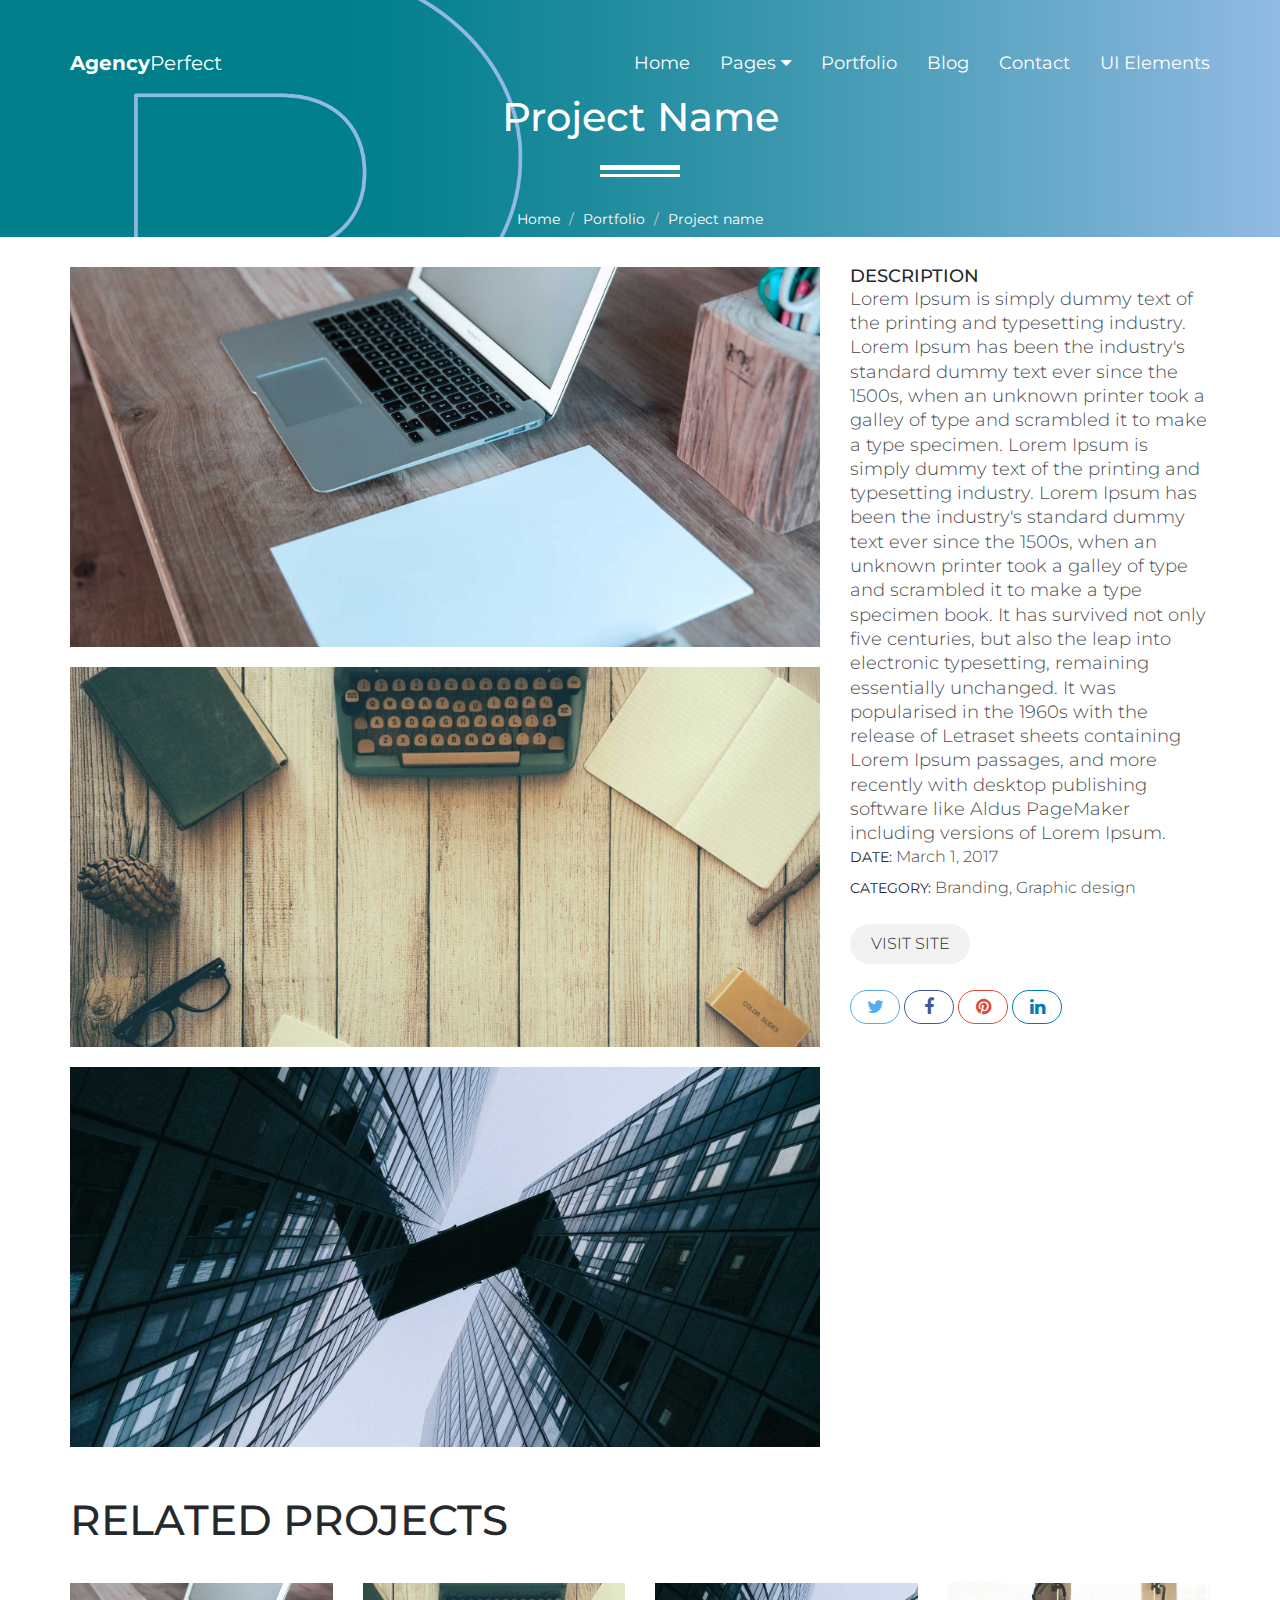
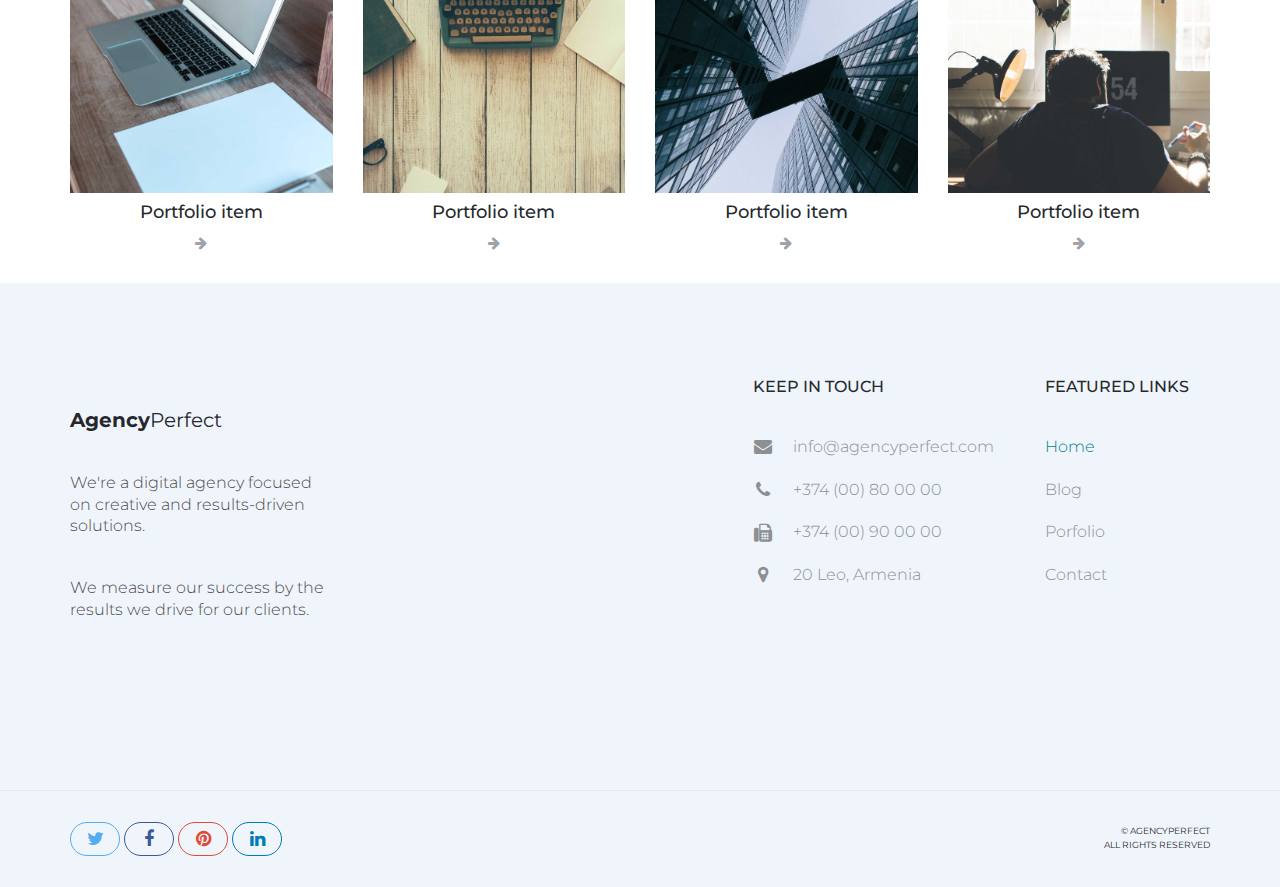
<file: portfolio-item.html>
<!DOCTYPE html>
<html lang="en">
<head>

    <!-- Basic Page Needs
    ================================================== -->
    <meta http-equiv="Content-Type" content="text/html; charset=utf-8">
    <meta http-equiv="X-UA-Compatible" content="IE=edge">

    <title>Portfolio | Agency Perfect</title>

    <meta name="description" content="">
    <meta name="author" content="">
    <meta name="keywords" content="">

    <!-- Mobile Specific Metas
    ================================================== -->
    <meta name="viewport" content="width=device-width, minimum-scale=1.0, maximum-scale=1.0">
    <meta name="apple-mobile-web-app-capable" content="yes">

    <!-- Fonts -->
    <link href="https://fonts.googleapis.com/css?family=Montserrat:300,300i,400,600,700" rel="stylesheet">
    <link rel="stylesheet" href="http://cdnjs.cloudflare.com/ajax/libs/font-awesome/4.4.0/css/font-awesome.min.css">

    <!-- Favicon
    ================================================== -->
    <link rel="apple-touch-icon" sizes="180x180" href="assets/img/apple-touch-icon.png">
    <link rel="icon" type="image/png" sizes="16x16" href="assets/img/favicon.png">

    <!-- Stylesheets
    ================================================== -->
    <!-- Bootstrap core CSS -->
    <link href="assets/css/bootstrap.min.css" rel="stylesheet">

    <!-- Custom styles for this template -->
    <link href="assets/css/style.css" rel="stylesheet">
    <link href="assets/css/responsive.css" rel="stylesheet">

    <!-- HTML5 shim and Respond.js IE8 support of HTML5 elements and media queries -->
    <!--[if lt IE 9]>
    <script src="https://oss.maxcdn.com/libs/html5shiv/3.7.0/html5shiv.js"></script>
    <script src="https://oss.maxcdn.com/libs/respond.js/1.4.2/respond.min.js"></script>
    <![endif]-->

</head>
<body>

    <header id="masthead" class="site-header site-header-white">
        <nav id="primary-navigation" class="site-navigation">
            <div class="container">

                <div class="navbar-header">
                   
                    <a href="index.html" class="site-title"><span>Agency</span>Perfect</a>

                </div><!-- /.navbar-header -->

                <div class="collapse navbar-collapse" id="agency-navbar-collapse">

                    <ul class="nav navbar-nav navbar-right">

                        <li><a href="index.html">Home</a></li>
                        <li class="dropdown"><a href="#" class="dropdown-toggle" data-toggle="dropdown">Pages<i class="fa fa-caret-down hidden-xs" aria-hidden="true"></i></a>

                            <ul class="dropdown-menu" role="menu" aria-labelledby="menu1">
                              <li><a href="portfolio.html">Portfolio</a></li>
                              <li><a href="blog.html">Blog</a></li>
                            </ul>

                        </li>
                        <li><a href="portfolio.html">Portfolio</a></li>
                        <li><a href="blog.html">Blog</a></li>
                        <li><a href="contact.html">Contact</a></li>
                        <li><a href="ui-elements.html">UI Elements</a></li>

                    </ul>

                </div>

            </div>   
        </nav><!-- /.site-navigation -->
    </header><!-- /#mastheaed -->

    <div id="hero" class="hero overlay subpage-hero portfolio-hero">
        <div class="hero-content">
            <div class="hero-text">
                <h1>Project Name</h1>
                <ol class="breadcrumb">
                  <li class="breadcrumb-item"><a href="index.html">Home</a></li>
                  <li class="breadcrumb-item"><a href="portfolio.html">Portfolio</a></li>
                  <li class="breadcrumb-item active">Project name</li>
                </ol>
            </div><!-- /.hero-text -->
        </div><!-- /.hero-content -->
    </div><!-- /.hero -->

    <main id="main" class="site-main">

        <section class="site-section subpage-site-section section-project">

            <div class="container">
                <div class="row">
                    <div class="col-md-8">
                        <div class="project-img">
                            <img src="assets/img/portfolio-1.jpg" class="img-res" alt="">
                        </div><!-- /.project-img -->
                        <div class="project-img">
                            <img src="assets/img/portfolio-2.jpg" class="img-res" alt="">
                        </div><!-- /.project-img -->
                        <div class="project-img">
                            <img src="assets/img/portfolio-3.jpg" class="img-res" alt="">
                        </div><!-- /.project-img -->

                    </div>
                    <aside class="col-md-4">
                        <div class="project-info">
                            <h5>Description</h5>

                            <p class="project-description">Lorem Ipsum is simply dummy text of the printing and typesetting industry. Lorem Ipsum has been the industry's standard dummy text ever since the 1500s, when an unknown printer took a galley of type and scrambled it to make a type specimen. Lorem Ipsum is simply dummy text of the printing and typesetting industry. Lorem Ipsum has been the industry's standard dummy text ever since the 1500s, when an unknown printer took a galley of type and scrambled it to make a type specimen book. It has survived not only five centuries, but also the leap into electronic typesetting, remaining essentially unchanged. It was popularised in the 1960s with the release of Letraset sheets containing Lorem Ipsum passages, and more recently with desktop publishing software like Aldus PageMaker including versions of Lorem Ipsum.</p>

                            <div class="project-date-category">
                                <p><span>Date:</span> March 1, 2017</p>
                                <p><span>Category:</span> Branding, Graphic design</p>
                            </div><!-- /.project-cat -->

                            <a href="#" class="btn btn-gray">Visit Site</a>

                            <div class="social-links">
                                <a class="twitter-bg" href="#"><i class="fa fa-twitter"></i></a>
                                <a class="facebook-bg" href="#"><i class="fa fa-facebook"></i></a>
                                <a class="pinterest" href="#"><i class="fa fa-pinterest"></i></a>
                                <a class="linkedin-bg" href="#"><i class="fa fa-linkedin"></i></a>
                            </div><!-- /.social-links -->
                            
                        </div><!-- /.project-description -->
                    </aside>
                </div>
            </div>
            
        </section><!-- /.section-project -->

        <section class="site-section subpage-site-section section-related-projects">
            <div class="container">
                <div class="text-left">
                    <h2>Related Projects</h2>
                </div>
                <div class="row">
                    <div class="col-lg-3 col-md-4 col-xs-6">
                        <div class="portfolio-item">
                            <img src="assets/img/portfolio-1.jpg" class="img-res" alt="">
                            <h4 class="portfolio-item-title">Portfolio item</h4>
                            <a href="portfolio-item.html"><i class="fa fa-arrow-right" aria-hidden="true"></i></a>
                        </div><!-- /.portfolio-item -->
                    </div>
                    <div class="col-lg-3 col-md-4 col-xs-6">
                        <div class="portfolio-item">
                            <img src="assets/img/portfolio-2.jpg" class="img-res" alt="">
                            <h4 class="portfolio-item-title">Portfolio item</h4>
                            <a href="portfolio-item.html"><i class="fa fa-arrow-right" aria-hidden="true"></i></a>
                        </div><!-- /.portfolio-item -->
                    </div>
                    <div class="col-lg-3 col-md-4 col-xs-6">
                        <div class="portfolio-item">
                            <img src="assets/img/portfolio-3.jpg" class="img-res" alt="">
                            <h4 class="portfolio-item-title">Portfolio item</h4>
                            <a href="portfolio-item.html"><i class="fa fa-arrow-right" aria-hidden="true"></i></a>
                        </div><!-- /.portfolio-item -->
                    </div>
                    <div class="col-lg-3 col-md-4 col-xs-6">
                        <div class="portfolio-item">
                            <img src="assets/img/portfolio-4.jpg" class="img-res" alt="">
                            <h4 class="portfolio-item-title">Portfolio item</h4>
                            <a href="portfolio-item.html"><i class="fa fa-arrow-right" aria-hidden="true"></i></a>
                        </div><!-- /.portfolio-item -->
                    </div>
                </div>
            </div>
        </section><!-- /.section-portfolio -->

    </main><!-- /#main -->

    <footer id="colophon" class="site-footer">
        <div class="container">
            <div class="row">
                <div class="col-md-3 col-sm-4 col-xs-6">
                    <a class="site-title"><span>Agency</span>Perfect</a>
                    <p>We're a digital agency focused on creative and results-driven solutions.</p>
                    <p>We measure our success by the results we drive for our clients.</p>
                </div>
                <div class="col-lg-offset-4 col-md-3 col-sm-4 col-md-offset-2 col-sm-offset-0 col-xs-6 ">
                    <h3>Keep in touch</h3>
                    <ul class="list-unstyled contact-links">
                        <li><i class="fa fa-envelope" aria-hidden="true"></i><a href="mailto:info@agencyperfect.com">info@agencyperfect.com</a></li>
                        <li><i class="fa fa-phone" aria-hidden="true"></i><a href="tel:+37400800000">+374 (00) 80 00 00 </a></li>
                        <li><i class="fa fa-fax" aria-hidden="true"></i><a href="+37400900000">+374 (00) 90 00 00</a></li>
                        <li><i class="fa fa-map-marker" aria-hidden="true"></i><p>20 Leo, Armenia</p></li>
                    </ul>
                </div>
                <div class="clearfix visible-xs"></div>
                <div class="col-lg-2 col-md-3 col-sm-4 col-xs-6">
                    <h3>Featured links</h3>
                    <ul class="list-unstyled">
                        <li class="active"><a href="index.html">Home</a></li>
                        <li><a href="blog.html">Blog</a></li>
                        <li><a href="portfolio.html">Porfolio</a></li>
                        <li><a href="contact.html">Contact</a></li>
                    </ul>
                </div>
            </div>
        </div>
        <div class="copyright">
            <div class="container">
                <div class="row">
                    <div class="col-xs-8">
                        <div class="social-links">
                            <a class="twitter-bg" href="#"><i class="fa fa-twitter"></i></a>
                            <a class="facebook-bg" href="#"><i class="fa fa-facebook"></i></a>
                            <a class="pinterest" href="#"><i class="fa fa-pinterest"></i></a>
                            <a class="linkedin-bg" href="#"><i class="fa fa-linkedin"></i></a>
                        </div><!-- /.social-links -->
                    </div>
                    <div class="col-xs-4">
                        <div class="text-right">
                            <p>&copy; AgencyPerfect</p>
                            <p>All Rights Reserved</p>
                        </div>
                    </div>
                </div>
            </div>
        </div><!-- /.copyright -->
    </footer><!-- /#footer -->



    <!-- Bootstrap core JavaScript
    ================================================== -->
    <!-- Placed at the end of the document so the pages load faster -->
    <script src="https://ajax.googleapis.com/ajax/libs/jquery/3.1.1/jquery.min.js"></script>
    <script src="assets/js/bootstrap.min.js"></script>
    <script src="assets/js/bootstrap-select.min.js"></script>
    <script src="assets/js/jquery.slicknav.min.js"></script>
    <script src="assets/js/jquery.countTo.min.js"></script>
    <script src="assets/js/jquery.shuffle.min.js"></script>
    <script src="assets/js/script.js"></script>
  
</body>
</html>
</file>
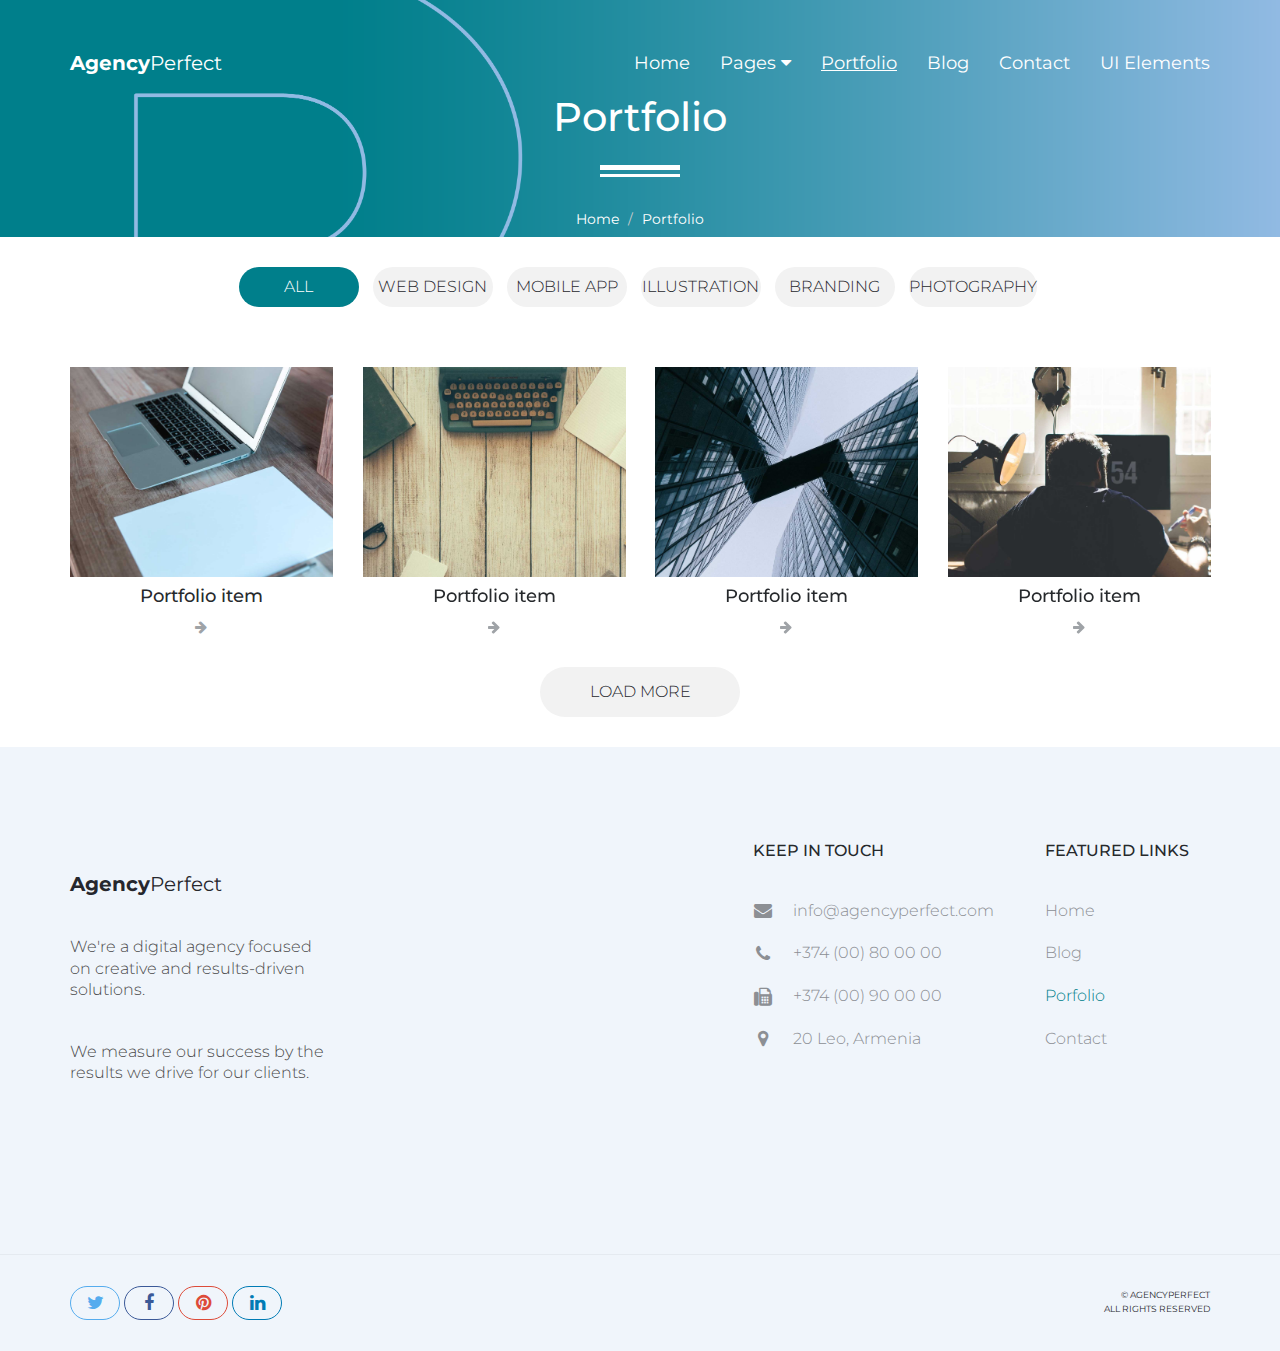
<file: portfolio.html>
<!DOCTYPE html>
<html lang="en">
<head>

    <!-- Basic Page Needs
    ================================================== -->
    <meta http-equiv="Content-Type" content="text/html; charset=utf-8">
    <meta http-equiv="X-UA-Compatible" content="IE=edge">

    <title>Portfolio | Agency Perfect</title>

    <meta name="description" content="">
    <meta name="author" content="">
    <meta name="keywords" content="">

    <!-- Mobile Specific Metas
    ================================================== -->
    <meta name="viewport" content="width=device-width, minimum-scale=1.0, maximum-scale=1.0">
    <meta name="apple-mobile-web-app-capable" content="yes">

    <!-- Fonts -->
    <link href="https://fonts.googleapis.com/css?family=Montserrat:300,300i,400,600,700" rel="stylesheet">
    <link rel="stylesheet" href="http://cdnjs.cloudflare.com/ajax/libs/font-awesome/4.4.0/css/font-awesome.min.css">

    <!-- Favicon
    ================================================== -->
    <link rel="apple-touch-icon" sizes="180x180" href="assets/img/apple-touch-icon.png">
    <link rel="icon" type="image/png" sizes="16x16" href="assets/img/favicon.png">

    <!-- Stylesheets
    ================================================== -->
    <!-- Bootstrap core CSS -->
    <link href="assets/css/bootstrap.min.css" rel="stylesheet">

    <!-- Custom styles for this template -->
    <link href="assets/css/style.css" rel="stylesheet">
    <link href="assets/css/responsive.css" rel="stylesheet">

    <!-- HTML5 shim and Respond.js IE8 support of HTML5 elements and media queries -->
    <!--[if lt IE 9]>
    <script src="https://oss.maxcdn.com/libs/html5shiv/3.7.0/html5shiv.js"></script>
    <script src="https://oss.maxcdn.com/libs/respond.js/1.4.2/respond.min.js"></script>
    <![endif]-->

</head>
<body>

    <header id="masthead" class="site-header site-header-white">
        <nav id="primary-navigation" class="site-navigation">
            <div class="container">

                <div class="navbar-header">
                   
                    <a href="index.html" class="site-title"><span>Agency</span>Perfect</a>

                </div><!-- /.navbar-header -->

                <div class="collapse navbar-collapse" id="agency-navbar-collapse">

                    <ul class="nav navbar-nav navbar-right">

                        <li><a href="index.html">Home</a></li>
                        <li class="dropdown"><a href="#" class="dropdown-toggle" data-toggle="dropdown">Pages<i class="fa fa-caret-down hidden-xs" aria-hidden="true"></i></a>

                            <ul class="dropdown-menu" role="menu" aria-labelledby="menu1">
                              <li><a href="portfolio.html">Portfolio</a></li>
                              <li><a href="blog.html">Blog</a></li>
                            </ul>

                        </li>
                        <li class="active"><a href="portfolio.html">Portfolio</a></li>
                        <li><a href="blog.html">Blog</a></li>
                        <li><a href="contact.html">Contact</a></li>
                        <li><a href="ui-elements.html">UI Elements</a></li>
                        
                    </ul>

                </div>

            </div>   
        </nav><!-- /.site-navigation -->
    </header><!-- /#mastheaed -->

    <div id="hero" class="hero overlay subpage-hero portfolio-hero">
        <div class="hero-content">
            <div class="hero-text">
                <h1>Portfolio</h1>
                <ol class="breadcrumb">
                  <li class="breadcrumb-item"><a href="#">Home</a></li>
                  <li class="breadcrumb-item active">Portfolio</li>
                </ol>
            </div><!-- /.hero-text -->
        </div><!-- /.hero-content -->
    </div><!-- /.hero -->

    <main id="main" class="site-main">

        <section class="site-section subpage-site-section section-portfolio">
            <div class="container">

                <ul class="portfolio-sorting list-inline text-center">
                    <li><a href="#" class="btn btn-gray active" data-group="all">All</a></li>
                    <li><a href="#" class="btn btn-gray" data-group="webdesign">Web design</a></li>
                    <li><a href="#" class="btn btn-gray" data-group="mobileapp">Mobile app</a></li>
                    <li><a href="#" class="btn btn-gray" data-group="illustration">Illustration</a></li>
                    <li><a href="#" class="btn btn-gray" data-group="branding">Branding</a></li>
                    <li><a href="#" class="btn btn-gray" data-group="photography">Photography</a></li>
                </ul><!-- /.portfolio-sorting  -->

                <div id="grid" class="row">
                    <div class="col-lg-3 col-md-4 col-xs-6" data-groups='["webdesign"]'>
                        <div class="portfolio-item">
                            <img src="assets/img/portfolio-1.jpg" class="img-res" alt="">
                            <h4 class="portfolio-item-title">Portfolio item</h4>
                            <a href="portfolio-item.html"><i class="fa fa-arrow-right" aria-hidden="true"></i></a>
                        </div><!-- /.portfolio-item -->
                    </div>
                    <div class="col-lg-3 col-md-4 col-xs-6" data-groups='["mobileapp"]'>
                        <div class="portfolio-item">
                            <img src="assets/img/portfolio-2.jpg" class="img-res" alt="">
                            <h4 class="portfolio-item-title">Portfolio item</h4>
                            <a href="portfolio-item.html"><i class="fa fa-arrow-right" aria-hidden="true"></i></a>
                        </div><!-- /.portfolio-item -->
                    </div>
                    <div class="col-lg-3 col-md-4 col-xs-6" data-groups='["illustration"]'>
                        <div class="portfolio-item">
                            <img src="assets/img/portfolio-3.jpg" class="img-res" alt="">
                            <h4 class="portfolio-item-title">Portfolio item</h4>
                            <a href="portfolio-item.html"><i class="fa fa-arrow-right" aria-hidden="true"></i></a>
                        </div><!-- /.portfolio-item -->
                    </div>
                    <div class="col-lg-3 col-md-4 col-xs-6" data-groups='["branding"]'>
                        <div class="portfolio-item">
                            <img src="assets/img/portfolio-4.jpg" class="img-res" alt="">
                            <h4 class="portfolio-item-title">Portfolio item</h4>
                            <a href="portfolio-item.html"><i class="fa fa-arrow-right" aria-hidden="true"></i></a>
                        </div><!-- /.portfolio-item -->
                    </div>
                    <div class="col-lg-3 col-md-4 col-xs-6" data-groups='["photography"]'>
                        <div class="portfolio-item">
                            <img src="assets/img/portfolio-5.jpg" class="img-res" alt="">
                            <h4 class="portfolio-item-title">Portfolio item</h4>
                            <a href="portfolio-item.html"><i class="fa fa-arrow-right" aria-hidden="true"></i></a>
                        </div><!-- /.portfolio-item -->
                    </div>
                    <div class="col-lg-3 col-md-4 col-xs-6" data-groups='["illustration"]'>
                        <div class="portfolio-item">
                            <img src="assets/img/portfolio-6.jpg" class="img-res" alt="">
                            <h4 class="portfolio-item-title">Portfolio item</h4>
                            <a href="portfolio-item.html"><i class="fa fa-arrow-right" aria-hidden="true"></i></a>
                        </div><!-- /.portfolio-item -->
                    </div>
                    <div class="col-lg-3 col-md-4 col-xs-6" data-groups='["mobileapp"]'>
                        <div class="portfolio-item">
                            <img src="assets/img/portfolio-7.jpg" class="img-res" alt="">
                            <h4 class="portfolio-item-title">Portfolio item</h4>
                            <a href="portfolio-item.html"><i class="fa fa-arrow-right" aria-hidden="true"></i></a>
                        </div><!-- /.portfolio-item -->
                    </div>
                    <div class="col-lg-3 col-md-4 col-xs-6" data-groups='["uiux"]'>
                        <div class="portfolio-item">
                            <img src="assets/img/portfolio-8.jpg" class="img-res" alt="">
                            <h4 class="portfolio-item-title">Portfolio item</h4>
                            <a href="portfolio-item.html"><i class="fa fa-arrow-right" aria-hidden="true"></i></a>
                        </div><!-- /.portfolio-item -->
                    </div>
                    <div class="col-lg-3 col-md-4 col-xs-6" data-groups='["mobileapp"]'>
                        <div class="portfolio-item">
                            <img src="assets/img/portfolio-9.jpg" class="img-res" alt="">
                            <h4 class="portfolio-item-title">Portfolio item</h4>
                            <a href="portfolio-item.html"><i class="fa fa-arrow-right" aria-hidden="true"></i></a>
                        </div><!-- /.portfolio-item -->
                    </div>
                    <div class="col-lg-3 col-md-4 col-xs-6" data-groups='["photography"]'>
                        <div class="portfolio-item">
                            <img src="assets/img/portfolio-10.jpg" class="img-res" alt="">
                            <h4 class="portfolio-item-title">Portfolio item</h4>
                            <a href="portfolio-item.html"><i class="fa fa-arrow-right" aria-hidden="true"></i></a>
                        </div><!-- /.portfolio-item -->
                    </div>
                    <div class="col-lg-3 col-md-4 col-xs-6" data-groups='["branding"]'>
                        <div class="portfolio-item">
                            <img src="assets/img/portfolio-11.jpg" class="img-res" alt="">
                            <h4 class="portfolio-item-title">Portfolio item</h4>
                            <a href="portfolio-item.html"><i class="fa fa-arrow-right" aria-hidden="true"></i></a>
                        </div><!-- /.portfolio-item -->
                    </div>
                    <div class="col-lg-3 col-md-4 col-xs-6" data-groups='["webdesign"]'>
                        <div class="portfolio-item">
                            <img src="assets/img/portfolio-12.jpg" class="img-res" alt="">
                            <h4 class="portfolio-item-title">Portfolio item</h4>
                            <a href="portfolio-item.html"><i class="fa fa-arrow-right" aria-hidden="true"></i></a>
                        </div><!-- /.portfolio-item -->
                    </div>
                </div>
                <div class="text-center">
                    <a class="btn btn-gray" href="#" id="loadMore">Load More</a>
                </div>

            </div>
        </section><!-- /.section-portfolio -->

    </main><!-- /#main -->

    <footer id="colophon" class="site-footer">
        <div class="container">
            <div class="row">
                <div class="col-md-3 col-sm-4 col-xs-6">
                    <a class="site-title"><span>Agency</span>Perfect</a>
                    <p>We're a digital agency focused on creative and results-driven solutions.</p>
                    <p>We measure our success by the results we drive for our clients.</p>
                </div>
                <div class="col-lg-offset-4 col-md-3 col-sm-4 col-md-offset-2 col-sm-offset-0 col-xs-6 ">
                    <h3>Keep in touch</h3>
                    <ul class="list-unstyled contact-links">
                        <li><i class="fa fa-envelope" aria-hidden="true"></i><a href="mailto:info@agencyperfect.com">info@agencyperfect.com</a></li>
                        <li><i class="fa fa-phone" aria-hidden="true"></i><a href="tel:+37400800000">+374 (00) 80 00 00 </a></li>
                        <li><i class="fa fa-fax" aria-hidden="true"></i><a href="+37400900000">+374 (00) 90 00 00</a></li>
                        <li><i class="fa fa-map-marker" aria-hidden="true"></i><p>20 Leo, Armenia</p></li>
                    </ul>
                </div>
                <div class="clearfix visible-xs"></div>
                <div class="col-lg-2 col-md-3 col-sm-4 col-xs-6">
                    <h3>Featured links</h3>
                    <ul class="list-unstyled">
                        <li><a href="index.html">Home</a></li>
                        <li><a href="blog.html">Blog</a></li>
                        <li class="active"><a href="portfolio.html">Porfolio</a></li>
                        <li><a href="contact.html">Contact</a></li>
                    </ul>
                </div>
            </div>
        </div>
        <div class="copyright">
            <div class="container">
                <div class="row">
                    <div class="col-xs-8">
                        <div class="social-links">
                            <a class="twitter-bg" href="#"><i class="fa fa-twitter"></i></a>
                            <a class="facebook-bg" href="#"><i class="fa fa-facebook"></i></a>
                            <a class="pinterest" href="#"><i class="fa fa-pinterest"></i></a>
                            <a class="linkedin-bg" href="#"><i class="fa fa-linkedin"></i></a>
                        </div><!-- /.social-links -->
                    </div>
                    <div class="col-xs-4">
                        <div class="text-right">
                            <p>&copy; AgencyPerfect</p>
                            <p>All Rights Reserved</p>
                        </div>
                    </div>
                </div>
            </div>
        </div><!-- /.copyright -->
    </footer><!-- /#footer -->



    <!-- Bootstrap core JavaScript
    ================================================== -->
    <!-- Placed at the end of the document so the pages load faster -->
    <script src="https://ajax.googleapis.com/ajax/libs/jquery/3.1.1/jquery.min.js"></script>
    <script src="assets/js/bootstrap.min.js"></script>
    <script src="assets/js/bootstrap-select.min.js"></script>
    <script src="assets/js/jquery.slicknav.min.js"></script>
    <script src="assets/js/jquery.countTo.min.js"></script>
    <script src="assets/js/jquery.shuffle.min.js"></script>
    <script src="assets/js/script.js"></script>
  
</body>
</html>
</file>
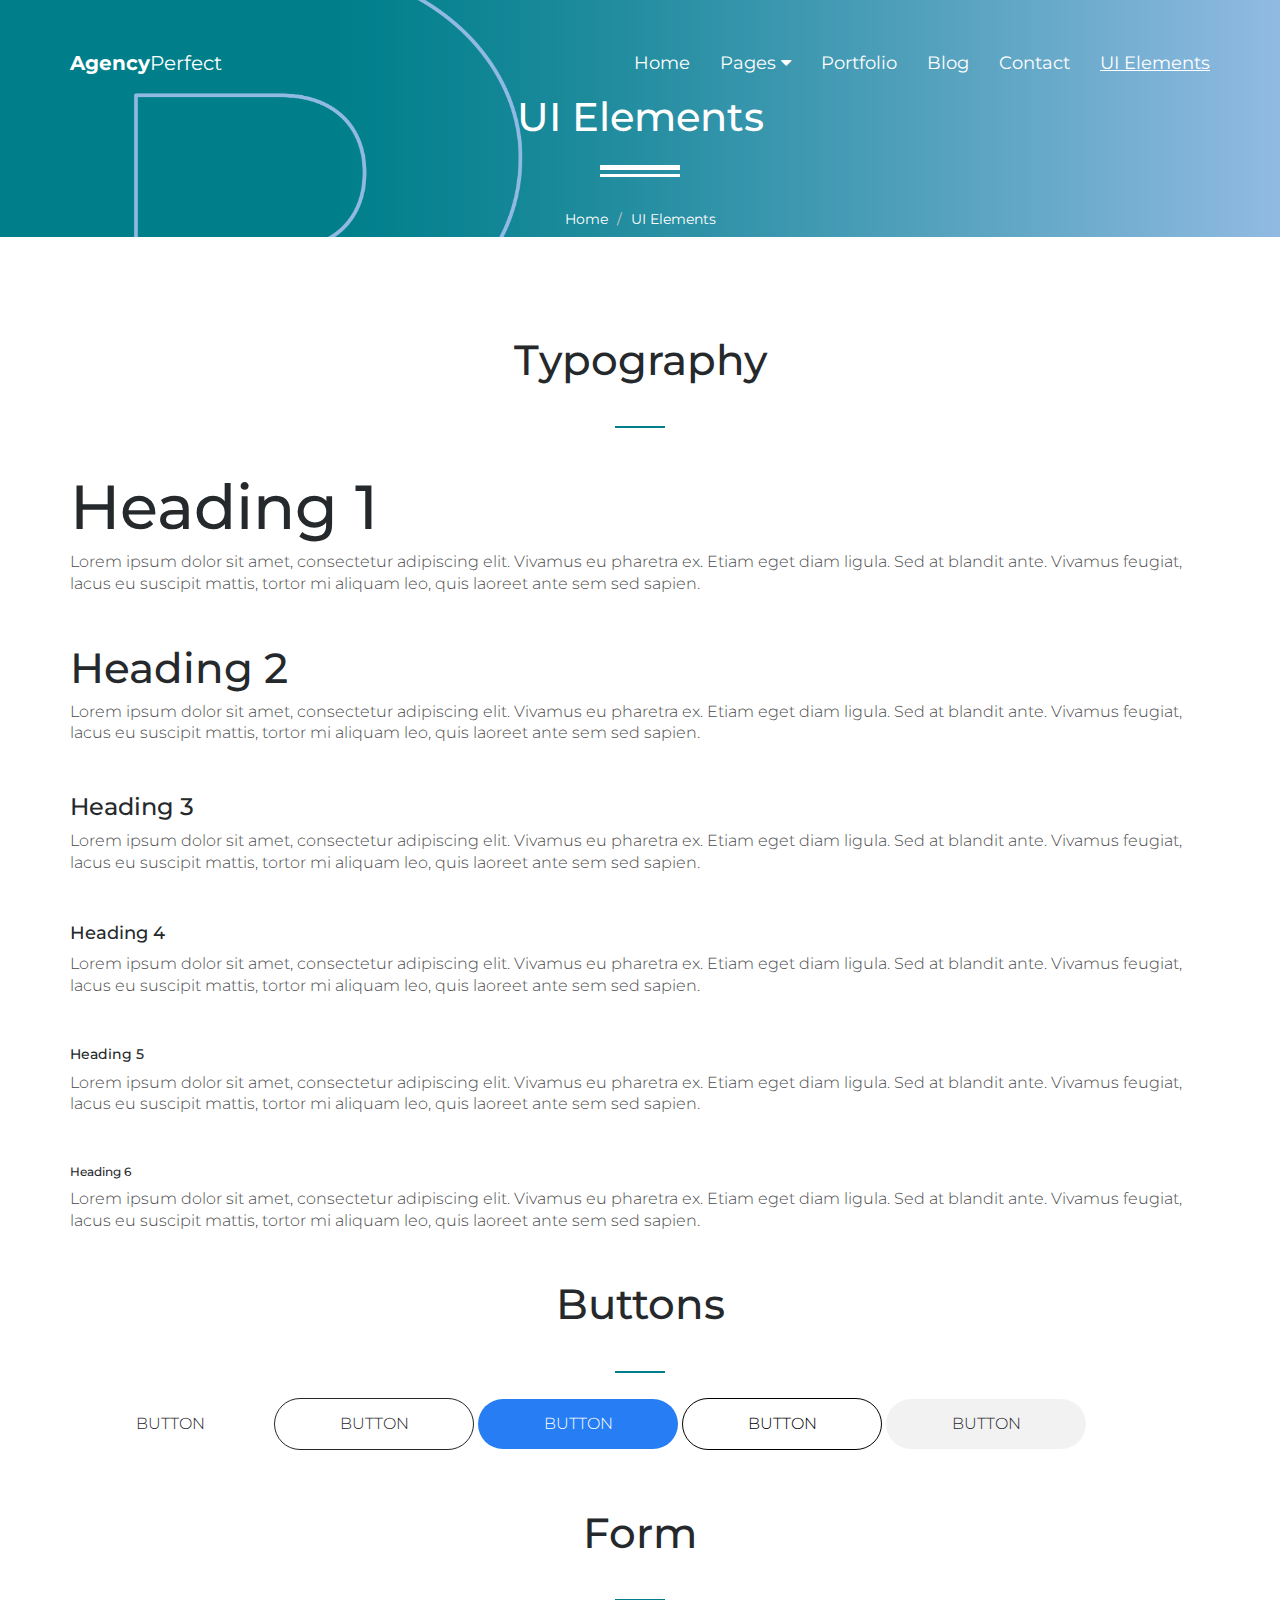
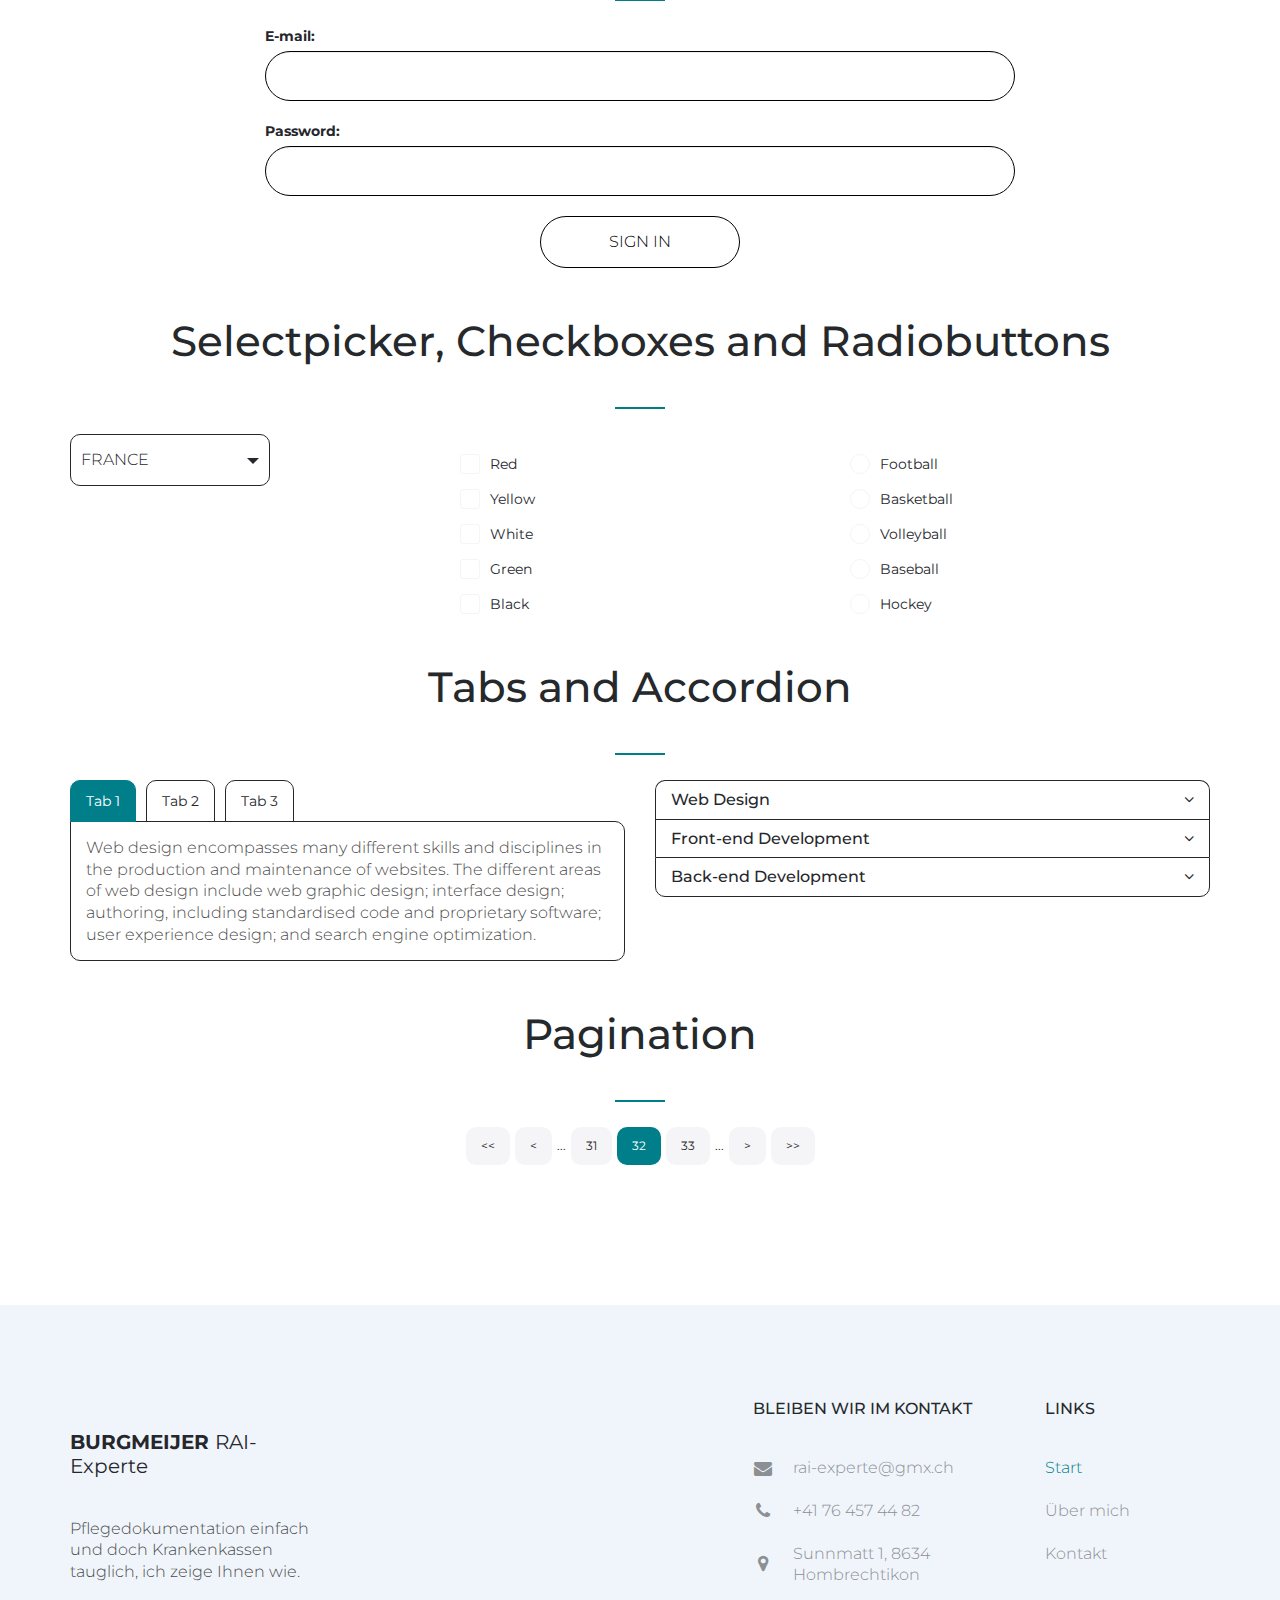
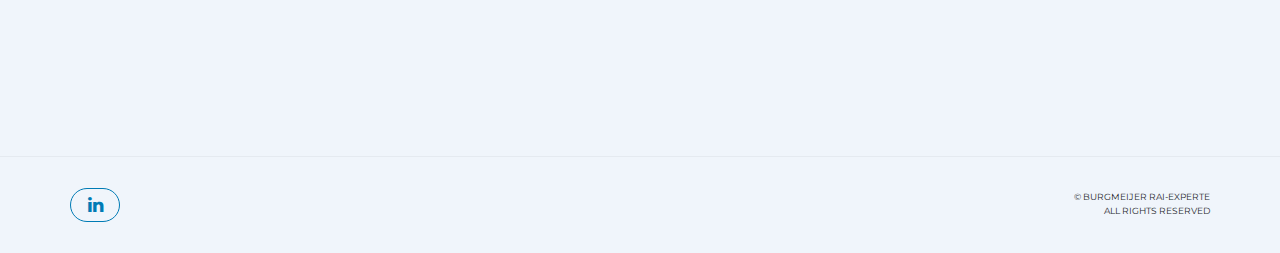
<file: ui-elements.html>
<!DOCTYPE html>
<html lang="en">
  <head>
    <!-- Basic Page Needs
    ================================================== -->
    <meta http-equiv="Content-Type" content="text/html; charset=utf-8" />
    <meta http-equiv="X-UA-Compatible" content="IE=edge" />

    <title>UI Elements | Agency Perfect</title>

    <meta name="description" content="" />
    <meta name="author" content="" />
    <meta name="keywords" content="" />

    <!-- Mobile Specific Metas
    ================================================== -->
    <meta
      name="viewport"
      content="width=device-width, minimum-scale=1.0, maximum-scale=1.0"
    />
    <meta name="apple-mobile-web-app-capable" content="yes" />

    <!-- Fonts -->
    <link
      href="https://fonts.googleapis.com/css?family=Montserrat:300,300i,400,600,700"
      rel="stylesheet"
    />
    <link
      rel="stylesheet"
      href="https://cdnjs.cloudflare.com/ajax/libs/font-awesome/4.4.0/css/font-awesome.min.css"
    />

    <!-- Favicon
    ================================================== -->
    <link
      rel="icon"
      type="image/png"
      sizes="16x16"
      href="assets_marco/images/b-low-resolution-logo-color-on-transparent-background.png"
    />

    <!-- Stylesheets
    ================================================== -->
    <!-- Bootstrap core CSS -->
    <link href="assets/css/bootstrap.min.css" rel="stylesheet" />

    <!-- Custom styles for this template -->
    <link href="assets/css/style.css" rel="stylesheet" />
    <link href="assets/css/responsive.css" rel="stylesheet" />

    <!-- HTML5 shim and Respond.js IE8 support of HTML5 elements and media queries -->
    <!--[if lt IE 9]>
      <script src="https://oss.maxcdn.com/libs/html5shiv/3.7.0/html5shiv.js"></script>
      <script src="https://oss.maxcdn.com/libs/respond.js/1.4.2/respond.min.js"></script>
    <![endif]-->
  </head>
  <body>
    <header id="masthead" class="site-header site-header-white">
      <nav id="primary-navigation" class="site-navigation">
        <div class="container">
          <div class="navbar-header">
            <a href="./" class="site-title"><span>Agency</span>Perfect</a>
          </div>
          <!-- /.navbar-header -->

          <div class="collapse navbar-collapse" id="agency-navbar-collapse">
            <ul class="nav navbar-nav navbar-right">
              <li><a href="./">Home</a></li>
              <li class="dropdown">
                <a href="#" class="dropdown-toggle" data-toggle="dropdown"
                  >Pages<i
                    class="fa fa-caret-down hidden-xs"
                    aria-hidden="true"
                  ></i
                ></a>

                <ul class="dropdown-menu" role="menu" aria-labelledby="menu1">
                  <li><a href="portfolio.html">Portfolio</a></li>
                  <li><a href="./ubermich">Blog</a></li>
                </ul>
              </li>
              <li><a href="portfolio.html">Portfolio</a></li>
              <li><a href="./ubermich">Blog</a></li>
              <li><a href="./contact">Contact</a></li>
              <li class="active"><a href="ui-elements.html">UI Elements</a></li>
            </ul>
          </div>
        </div>
      </nav>
      <!-- /.site-navigation -->
    </header>
    <!-- /#mastheaed -->

    <div id="hero" class="hero overlay subpage-hero portfolio-hero">
      <div class="hero-content">
        <div class="hero-text">
          <h1>UI Elements</h1>
          <ol class="breadcrumb">
            <li class="breadcrumb-item"><a href="#">Home</a></li>
            <li class="breadcrumb-item active">UI Elements</li>
          </ol>
        </div>
        <!-- /.hero-text -->
      </div>
      <!-- /.hero-content -->
    </div>
    <!-- /.hero -->

    <main id="main" class="site-main">
      <section class="site-section section-ui-elements">
        <div class="container">
          <div class="typography">
            <h2 class="text-center heading-separator">Typography</h2>

            <h1>Heading 1</h1>
            <p>
              Lorem ipsum dolor sit amet, consectetur adipiscing elit. Vivamus
              eu pharetra ex. Etiam eget diam ligula. Sed at blandit ante.
              Vivamus feugiat, lacus eu suscipit mattis, tortor mi aliquam leo,
              quis laoreet ante sem sed sapien.
            </p>

            <h2 class="mt-50">Heading 2</h2>
            <p>
              Lorem ipsum dolor sit amet, consectetur adipiscing elit. Vivamus
              eu pharetra ex. Etiam eget diam ligula. Sed at blandit ante.
              Vivamus feugiat, lacus eu suscipit mattis, tortor mi aliquam leo,
              quis laoreet ante sem sed sapien.
            </p>

            <h3 class="mt-50">Heading 3</h3>
            <p>
              Lorem ipsum dolor sit amet, consectetur adipiscing elit. Vivamus
              eu pharetra ex. Etiam eget diam ligula. Sed at blandit ante.
              Vivamus feugiat, lacus eu suscipit mattis, tortor mi aliquam leo,
              quis laoreet ante sem sed sapien.
            </p>

            <h4 class="mt-50">Heading 4</h4>
            <p>
              Lorem ipsum dolor sit amet, consectetur adipiscing elit. Vivamus
              eu pharetra ex. Etiam eget diam ligula. Sed at blandit ante.
              Vivamus feugiat, lacus eu suscipit mattis, tortor mi aliquam leo,
              quis laoreet ante sem sed sapien.
            </p>

            <h5 class="mt-50">Heading 5</h5>
            <p>
              Lorem ipsum dolor sit amet, consectetur adipiscing elit. Vivamus
              eu pharetra ex. Etiam eget diam ligula. Sed at blandit ante.
              Vivamus feugiat, lacus eu suscipit mattis, tortor mi aliquam leo,
              quis laoreet ante sem sed sapien.
            </p>

            <h6 class="mt-50">Heading 6</h6>
            <p>
              Lorem ipsum dolor sit amet, consectetur adipiscing elit. Vivamus
              eu pharetra ex. Etiam eget diam ligula. Sed at blandit ante.
              Vivamus feugiat, lacus eu suscipit mattis, tortor mi aliquam leo,
              quis laoreet ante sem sed sapien.
            </p>
          </div>
          <!-- /.typography -->

          <div class="buttons mt-50">
            <h2 class="text-center heading-separator">Buttons</h2>
            <div class="row">
              <div class="col-sm-12">
                <a href="#" class="btn mb-10">Button</a>
                <a href="#" class="btn btn-border mb-10">Button</a>
                <a href="#" class="btn btn-fill mb-10">Button</a>
                <a href="#" class="btn btn-green mb-10">Button</a>
                <a href="#" class="btn btn-gray mb-10">Button</a>
              </div>
            </div>
          </div>
          <!-- /.buttons -->

          <div class="row mt-50">
            <div class="col-md-8 col-md-offset-2">
              <h2 class="text-center heading-separator">Form</h2>
              <form>
                <div class="row">
                  <div class="col-sm-12">
                    <div class="form-group">
                      <label for="email">E-mail:</label>
                      <input type="email" class="form-control" id="email" />
                    </div>
                  </div>
                  <div class="col-sm-12 mt-20">
                    <div class="form-group">
                      <label for="name">Password:</label>
                      <input
                        type="password"
                        class="form-control"
                        id="password"
                      />
                    </div>
                  </div>
                </div>
                <div class="text-center mt-20">
                  <button class="btn btn-green">Sign in</button>
                </div>
              </form>
            </div>
          </div>
          <!-- /.form -->

          <div class="selectpicker-checkboxes-radiobtn mt-50">
            <h2 class="text-center heading-separator">
              Selectpicker, Checkboxes and Radiobuttons
            </h2>
            <div class="row">
              <div class="col-sm-4">
                <select class="selectpicker">
                  <option>France</option>
                  <option>Spain</option>
                  <option>Italy</option>
                </select>
              </div>

              <div class="col-sm-4 mt-20">
                <div class="checkbox">
                  <input type="checkbox" id="checkbox1" />
                  <label for="checkbox1">Red</label>
                </div>
                <div class="checkbox">
                  <input type="checkbox" id="checkbox2" />
                  <label for="checkbox2">Yellow</label>
                </div>
                <div class="checkbox">
                  <input type="checkbox" id="checkbox3" />
                  <label for="checkbox3">White</label>
                </div>
                <div class="checkbox">
                  <input type="checkbox" id="checkbox4" />
                  <label for="checkbox4">Green</label>
                </div>
                <div class="checkbox">
                  <input type="checkbox" id="checkbox5" />
                  <label for="checkbox5">Black</label>
                </div>
              </div>

              <div class="col-sm-4 mt-20">
                <div class="radio-btn">
                  <input type="radio" name="radio-btn" id="radio-btn1" />
                  <label for="radio-btn1">Football</label>
                </div>
                <div class="radio-btn">
                  <input type="radio" name="radio-btn" id="radio-btn2" />
                  <label for="radio-btn2">Basketball</label>
                </div>
                <div class="radio-btn">
                  <input type="radio" name="radio-btn" id="radio-btn3" />
                  <label for="radio-btn3">Volleyball</label>
                </div>
                <div class="radio-btn">
                  <input type="radio" name="radio-btn" id="radio-btn4" />
                  <label for="radio-btn4">Baseball</label>
                </div>
                <div class="radio-btn">
                  <input type="radio" name="radio-btn" id="radio-btn5" />
                  <label for="radio-btn5">Hockey</label>
                </div>
              </div>
            </div>
          </div>
          <!-- /.selectpicker-checkboxes-radiobtn -->

          <div class="ui-tabs-accordion mt-50">
            <h2 class="text-center heading-separator">Tabs and Accordion</h2>
            <div class="row">
              <div class="col-md-6">
                <ul class="nav nav-tabs tab-style" role="tablist">
                  <li class="active">
                    <a
                      aria-expanded="true"
                      href="#htab1"
                      role="tab"
                      data-toggle="tab"
                      >Tab 1</a
                    >
                  </li>
                  <li class="">
                    <a
                      aria-expanded="false"
                      href="#htab2"
                      role="tab"
                      data-toggle="tab"
                      >Tab 2</a
                    >
                  </li>
                  <li class="">
                    <a
                      aria-expanded="false"
                      href="#htab3"
                      role="tab"
                      data-toggle="tab"
                      >Tab 3</a
                    >
                  </li>
                </ul>
                <!-- /.nav-tabs -->

                <div class="tab-content">
                  <div class="tab-pane fade active in" id="htab1">
                    <p>
                      Web design encompasses many different skills and
                      disciplines in the production and maintenance of websites.
                      The different areas of web design include web graphic
                      design; interface design; authoring, including
                      standardised code and proprietary software; user
                      experience design; and search engine optimization.
                    </p>
                  </div>
                  <!-- /.tab-pane  -->
                  <div class="tab-pane fade" id="htab2">
                    <p>
                      Front-end web development, also known as client-side
                      development is the practice of producing HTML, CSS and
                      JavaScript for a website or Web Application so that a user
                      can see and interact with them directly.
                    </p>
                  </div>
                  <!-- /.tab-pane -->
                  <div class="tab-pane fade" id="htab3">
                    <p>
                      A rule of thumb is that the front (or "client") side is
                      any component manipulated by the user. The server-side (or
                      "back end") code usually resides on the server, often far
                      removed physically from the user.
                    </p>
                  </div>
                  <!-- /.tab-pane  -->
                </div>
                <!-- /.tab-content -->
              </div>

              <div class="col-md-6">
                <div class="panel-group accordion mb-50" id="accordion">
                  <div class="panel">
                    <div class="panel-heading">
                      <h4 class="panel-title">
                        <a
                          class="collapsed"
                          aria-expanded="false"
                          data-toggle="collapse"
                          data-parent="#accordion"
                          href="#collapseOne"
                        >
                          Web Design
                        </a>
                      </h4>
                      <!-- /.panel-title -->
                    </div>
                    <!-- /.panel-heading -->
                    <div
                      aria-expanded="false"
                      id="collapseOne"
                      class="panel-collapse collapse"
                    >
                      <div class="panel-body">
                        <p>
                          Web design encompasses many different skills and
                          disciplines in the production and maintenance of
                          websites. The different areas of web design include
                          web graphic design; interface design; authoring,
                          including standardised code and proprietary software;
                          user experience design; and search engine
                          optimization.
                        </p>
                      </div>
                      <!-- /.panel-body -->
                    </div>
                    <!-- /.panel-collapse -->
                  </div>
                  <!-- /.panel -->
                  <div class="panel">
                    <div class="panel-heading">
                      <h4 class="panel-title">
                        <a
                          aria-expanded="false"
                          data-toggle="collapse"
                          data-parent="#accordion"
                          href="#collapseTwo"
                          class="collapsed"
                        >
                          Front-end Development
                        </a>
                      </h4>
                      <!-- /.panel-title -->
                    </div>
                    <!-- /.panel-heading -->
                    <div
                      aria-expanded="false"
                      id="collapseTwo"
                      class="panel-collapse collapse"
                    >
                      <div class="panel-body">
                        <p>
                          Front-end web development, also known as client-side
                          development is the practice of producing HTML, CSS and
                          JavaScript for a website or Web Application so that a
                          user can see and interact with them directly.
                        </p>
                      </div>
                      <!-- /.panel-body -->
                    </div>
                    <!-- /.panel-collapse -->
                  </div>
                  <!-- /.panel -->
                  <div class="panel">
                    <div class="panel-heading">
                      <h4 class="panel-title">
                        <a
                          aria-expanded="false"
                          data-toggle="collapse"
                          data-parent="#accordion"
                          href="#collapseThree"
                          class="collapsed"
                        >
                          Back-end Development
                        </a>
                      </h4>
                      <!-- /.panel-title -->
                    </div>
                    <!-- /.panel-heading -->
                    <div
                      aria-expanded="false"
                      id="collapseThree"
                      class="panel-collapse collapse"
                    >
                      <div class="panel-body">
                        <p>
                          A rule of thumb is that the front (or "client") side
                          is any component manipulated by the user. The
                          server-side (or "back end") code usually resides on
                          the server, often far removed physically from the
                          user.
                        </p>
                      </div>
                      <!-- /.panel-body -->
                    </div>
                    <!-- /.panel-collapse -->
                  </div>
                  <!-- /.panel -->
                </div>
                <!-- /.panel-group -->
              </div>
            </div>
          </div>

          <div class="ui-pagination mt-50">
            <h2 class="text-center heading-separator">Pagination</h2>
            <div class="row">
              <div class="col-md-12 text-center">
                <ul class="pagination">
                  <li><a href="#">&lt;&lt;</a></li>
                  <li><a href="#">&lt;</a></li>
                  <li class="more"><a href="#">...</a></li>
                  <li><a href="#">31</a></li>
                  <li class="active"><a href="#">32</a></li>
                  <li><a href="#">33</a></li>
                  <li class="more"><a href="#">...</a></li>
                  <li><a href="#">&gt;</a></li>
                  <li><a href="#">&gt;&gt;</a></li>
                </ul>
                <!-- /.pagination -->
              </div>
            </div>
          </div>
          <!-- /.ui-pagination -->
        </div>
      </section>
      <!-- /.section-ui-elements -->
    </main>
    <!-- /#main -->

    <footer id="colophon" class="site-footer">
      <div class="container">
        <div class="row">
          <div class="col-md-3 col-sm-4 col-xs-6">
            <a href="./" class="site-title"
              ><span>BURGMEIJER </span>RAI-Experte</a
            >
            <p>
              Pflegedokumentation einfach und doch Krankenkassen tauglich, ich
              zeige Ihnen wie.
            </p>
          </div>
          <div
            class="col-lg-offset-4 col-md-3 col-sm-4 col-md-offset-2 col-sm-offset-0 col-xs-6"
          >
            <h3>Bleiben wir im Kontakt</h3>
            <ul class="list-unstyled contact-links">
              <li>
                <i class="fa fa-envelope" aria-hidden="true"></i
                ><a href="mailto:rai-experte@gmx.ch">rai-experte@gmx.ch</a>
              </li>
              <li>
                <i class="fa fa-phone" aria-hidden="true"></i
                ><a href="tel:++41 76 457 44 82">+41 76 457 44 82 </a>
              </li>
              <!-- <li><i class="fa fa-fax" aria-hidden="true"></i><a href="+37400900000">+374 (00) 90 00 00</a></li> -->
              <li>
                <i class="fa fa-map-marker" aria-hidden="true"></i>
                <p>Sunnmatt 1, 8634 Hombrechtikon</p>
              </li>
            </ul>
          </div>
          <div class="clearfix visible-xs"></div>
          <div class="col-lg-2 col-md-3 col-sm-4 col-xs-6">
            <h3>Links</h3>
            <ul class="list-unstyled">
              <li class="active"><a href="./">Start</a></li>
              <li><a href="./#ubermich">Über mich</a></li>
              <li><a href="./#kontakt">Kontakt</a></li>
            </ul>
          </div>
        </div>
      </div>
      <div class="copyright">
        <div class="container">
          <div class="row">
            <div class="col-xs-8">
              <div class="social-links">
                <a
                  class="linkedin-bg"
                  href="https://www.linkedin.com/in/marco-BURGMEIJER-7408641a5/"
                  ><i class="fa fa-linkedin"></i
                ></a>
              </div>
              <!-- /.social-links -->
            </div>
            <div class="col-xs-4">
              <div class="text-right">
                <p>&copy; BURGMEIJER RAI-Experte</p>
                <p>All Rights Reserved</p>
              </div>
            </div>
          </div>
        </div>
      </div>
      <!-- /.copyright -->
    </footer>
    <!-- /#footer -->

    <!-- Bootstrap core JavaScript
    ================================================== -->
    <!-- Placed at the end of the document so the pages load faster -->
    <script src="https://ajax.googleapis.com/ajax/libs/jquery/3.1.1/jquery.min.js"></script>
    <script src="assets/js/bootstrap.min.js"></script>
    <script src="assets/js/bootstrap-select.min.js"></script>
    <script src="assets/js/jquery.slicknav.min.js"></script>
    <script src="assets/js/jquery.countTo.min.js"></script>
    <script src="assets/js/jquery.shuffle.min.js"></script>
    <script src="assets/js/script.js"></script>
  </body>
</html>
</file>
<file: assets/css/style.css>
/* CUSTOM RESETS
================================================== */
/* Scrollbar */
::-webkit-scrollbar {
    width: 8px;
    background-color: transparent; 
  }
  
  ::-webkit-scrollbar-corner {
    background-color: transparent;
  }
  
  ::-webkit-scrollbar-thumb {
    background-color: #007f8b;
    border-radius: 6px; 
  }
  
  ::-webkit-scrollbar-thumb:horizontal:active {
    background-color: transparent; 
  }

a {
    transition: all 0.25s ease-in-out;
    -moz-transition: all 0.25s ease-in-out;
    -webkit-transition: all 0.25s ease-in-out;
    -o-transition: all 0.25s ease-in-out;
    -ms-transition: all 0.25s ease-in-out;
    cursor: pointer;
    color: #9fa3a7;
}

p {
    line-height: 1.35 !important;
}

.parallax {
    /* The image used */
    background-image: url(../../assets_marco/webelem/Burgm_Startseite_Divider_Text.png);
    background-size: 100% !important;
    /* Set a specific height */
    min-height: 300px;
    z-index: 10;
    background-color: #007f8b;
  
    /* Create the parallax scrolling effect */
    background-attachment: fixed;
    background-position: center;
    background-repeat: no-repeat;
    background-size: cover;
}

@media (max-width: 800px) {
    .parallax {
        background-image: url(../../assets_marco/images/Burgm_Startseite_Divider_Mob_230907.png);
        background-size: 70% !important;
        background-attachment: scroll; /* Deaktiviere den Parallax-Effekt */
    }
}



.parallax h2 {
    position: absolute;
    color: white;
    top: 50%; /* Zentriert den Text vertikal in der .parallax */
    left: 50%; /* Zentriert den Text horizontal in der .parallax */
    transform: translate(-50%, -50%); /* Zentriert den Text genau in der Mitte */
    padding: 10px; /* Fügt etwas Abstand um den Text hinzu */
}

a:focus,
a:hover {
    /* color: #4d888e; */
    outline: 0 none;
    text-decoration: none;
}

.navbarwhite {
    color: white !important;
}

p {
    margin-bottom: 0;
    font-size: 16px;
    font-weight: 300;
    color: #4a4a4a;
    line-height: 22px;
}

h1 {
    font-size: 62px;
}

h2 {
    font-size: 42px;
}

h1,h2,h3,h4,h5 {
    color: #26292c;
}

p + p {
    margin-top: 40px;
}

.navLogo {
    width: 20%;
    height: 20%;
    
}

/* Buttons */
.btn {
    line-height: 50px;
    min-width: 200px;
    font-size: 16px;
    font-weight: 300;
    border: 0;
    text-transform: uppercase;
    border-radius: 50px;
    color: #26272d;
    background-color: #fff;
    padding: 0;
    transition: color 0.25s ease-in-out, background-color 0.25s ease-in-out;
    -moz-transition: color 0.25s ease-in-out, background-color 0.25s ease-in-out;
    -webkit-transition: color 0.25s ease-in-out, background-color 0.25s ease-in-out;
    -o-transition: color 0.25s ease-in-out, background-color 0.25s ease-in-out;
    -ms-transition: color 0.25s ease-in-out, background-color 0.25s ease-in-out;
}

#downSvg1,
#downSvg2 {
    display: inline-block;
    margin: 0 auto; /* Horizontal zentrieren */
    margin-top: 20px;
    width: 60px; /* Breite des SVG-Bildes */
    cursor: pointer; /* Zeige den Handzeiger beim Hover */
}

#downSvg2 {
    display: none;
}

#customSvgLink:hover #downSvg1 {
    display: none;
}

#customSvgLink:hover #downSvg2 {
    display: inline-block; /* Stelle das SVG wieder dar */
}

.svgDownBegin {
    display: flex;
    align-items: center;
    justify-content: center;
    margin-top: 5%;
}

@media (max-width: 850px) {
    .svgDownBegin {
       position: absolute;
       bottom: 0;
       left: 0;
       right: 0;
       margin-bottom: 15% !important;
    }
 }

 @media (max-width: 350px ) {
    .svgDownBegin {
        margin-bottom: 5% !important;
    }
 }
 

.svgstart {
    transform: rotate(180deg) !important;
    width: 60px;
    border: 0;
    padding: 0;
    margin-top: 7%;
}

.svgback {
    transform: rotate(270deg) !important;
    width: 60px;
    border: 0;
    padding: 0;
    /* margin-top: 7%; */
}

.svgforward {
    transform: rotate(90deg) !important;
    width: 50px !important;
    border: 0;
    padding: 0;
}




.btn-border {
    border: 1px solid #26272d;
}

.btn-border1 {
    border: 1px solid #ffffff;
}

.btn1 {
    line-height: 50px;
    min-width: 200px;
    font-size: 16px;
    font-weight: 300;
    border: 0;
    border-radius: 50px;
    color: #ffffff;
    background-color: #000000;
    padding: 0;
    transition: color 0.25s ease-in-out, background-color 0.25s ease-in-out;
    -moz-transition: color 0.25s ease-in-out, background-color 0.25s ease-in-out;
    -webkit-transition: color 0.25s ease-in-out, background-color 0.25s ease-in-out;
    -o-transition: color 0.25s ease-in-out, background-color 0.25s ease-in-out;
    -ms-transition: color 0.25s ease-in-out, background-color 0.25s ease-in-out;
}

.btn-border1 {
    border: 1px solid #ffffff;
}

.btn-fill {
    background-color: #267df4;
    color: #fff;
}

.btn-gray {
    background-color: #f2f2f2;
    color: #26272d;
}

.btn-green {
    background-color: transparent;
    color: black;  
    border: 1px solid black;
}

.btn-green:hover {
    border: 1px solid #007f8b;
}

.btn:hover,
button.btn:hover,
.btn:focus,
button.btn:focus {
    background-color: #007f8b;
    color: #fff;
}

.btn-gray:hover,
.btn-gray:focus {
    background-color: #007f8b;
    color: #fff;    
}

/* 
 * Forms 
 */
/* Input fields */
.form-group {
    position: relative;
    margin: 0 auto;
    width: 100%;
}

.form-control {
    border-radius: 25px;
    height: 50px;
    padding: 15px 20px;
    border-color: #000000;
}

.form-control + .form-control {
    margin-top: 10px;
}

.form-control:focus {
    background-color: #f5f5f8;
    border-color: #2d2d2d;
    box-shadow: none;
    outline: none;
}

.form-group .btn {
    position: absolute;
    top: 5px;
    right: 5px;
    line-height: 40px;
    min-width: 60px;
    font-size: 16px;
    border-radius: 25px;
}

.form-control-comment {
    height: 100px;
    resize: none;
}

.search-form .form-group .form-control {
    padding-right: 80px;
}

/* ELEMENTS
================================================== */
/* Checkbox fields */
input[type=checkbox],
input[type=radio] {
    position: absolute;
    visibility: hidden;
    height: auto;
    margin-top: 0;
}

.checkbox {
    margin: 0;
} 

.checkbox + .checkbox,
.radio-btn + .radio-btn {
    margin-top: 15px;
}

.checkbox [type="checkbox"]:not(:checked) + label,
.checkbox [type="checkbox"]:checked + label {
    position: relative;
    padding-left: 30px;
    cursor: pointer;
}

.checkbox [type="checkbox"]:not(:checked) + label:before,
.checkbox [type="checkbox"]:checked + label:before {
    content: '';
    position: absolute;
    left:0; 
    width: 20px; 
    height: 20px;
    background-color: #fff;
    border: 1px solid #f5f5f8;
    border-radius: 3px;
    box-shadow: none;
    transition: border-color .2s;
    -webkit-transition: border-color .2s;
    -ms-transition: border-color .2s;
    -o-transition: border-color .2s;
    -ms-transition: border-color .2s;
}

.checkbox [type="checkbox"]:not(:checked) + label:after,
.checkbox [type="checkbox"]:checked + label:after {
    content: '\f00c';
    font-family: 'FontAwesome';
    position: absolute;
    top: 50%;
    left: 0;
    text-align: center;
    font-size: 15px;
    height: 20px;
    width: 20px;
    border-radius: 3px;
    color: #fff;
    background-color: #007f8b;
    transform: translateY(-50%);
    -webkit-transform: translateY(-50%);
    -ms-transform: translateY(-50%);
    -o-transform: translateY(-50%);
    -ms-transform: translateY(-50%);
      transition: opacity .2s;
    -webkit-transition: opacity .2s;
    -ms-transition: opacity .2s;
    -o-transition: opacity .2s;
    -ms-transition: opacity .2s;
}

.checkbox [type="checkbox"]:not(:checked) + label:after {
    opacity: 0;
}

.checkbox [type="checkbox"]:checked + label:after {
    opacity: 1;
}

.checkbox [type="checkbox"]:disabled:not(:checked) + label:before,
.checkbox [type="checkbox"]:disabled:checked + label:before {
    box-shadow: none;
    border-color: #bbb;
    background-color: #ddd;
}

.checkbox [type="checkbox"]:disabled:checked + label:after {
    color: #999;
}
.checkbox [type="checkbox"]:disabled + label {
    color: #aaa;
}

.checkbox [type="checkbox"]:checked:focus + label:before,
.checkbox [type="checkbox"]:not(:checked):focus + label:before {
    border: 1px dotted #007f8b;
}

.checkbox [type="checkbox"]:not(:checked) + label:hover:before,
.checkbox [type="checkbox"]:checked + label:hover:before {
    border: 1px solid #007f8b;
}

/* Radiobutton fields */
.radio-btn label {
    font-weight: 400;
}

.radio-btn [type="radio"]:not(:checked) + label,
.radio-btn [type="radio"]:checked + label {
    position: relative;
    padding-left: 30px;
    cursor: pointer;
    margin-bottom: 0;
}

.radio-btn [type="radio"]:not(:checked) + label:before,
.radio-btn [type="radio"]:checked + label:before {
    content: '';
    position: absolute;
    left:0; 
    top: 50%;
    width: 20px;
    height: 20px;
    background-color: #fff;
    border: 1px solid #f5f5f8;
    border-radius: 50px;
    box-shadow: none;
    transform: translateY(-50%);
    -webkit-transform: translateY(-50%);
    -ms-transform: translateY(-50%);
    -o-transform: translateY(-50%);
    -ms-transform: translateY(-50%);
    transition: border-color .2s;
    -webkit-transition: border-color .2s;
    -ms-transition: border-color .2s;
    -o-transition: border-color .2s;
    -ms-transition: border-color .2s;
}

.radio-btn [type="radio"]:not(:checked) + label:after,
.radio-btn [type="radio"]:checked + label:after {
    content: '';
    position: absolute;
    width: 12px;
    height: 12px;
    top: 50%;
    left: 4px;
    background-color: #007f8b;
    border-radius: 50px;
    transform: translateY(-50%);
    -webkit-transform: translateY(-50%);
    -ms-transform: translateY(-50%);
    -o-transform: translateY(-50%);
    -ms-transform: translateY(-50%);
    transition: opacity .2s;
    -webkit-transition: opacity .2s;
    -ms-transition: opacity .2s;
    -o-transition: opacity .2s;
    -ms-transition: opacity .2s;
}

.radio-btn [type="radio"]:not(:checked) + label:after {
    opacity: 0;
}
.radio-btn [type="radio"]:checked + label:after {
    opacity: 1;
}

.radio-btn [type="radio"]:disabled:not(:checked) + label:before,
.radio-btn [type="radio"]:disabled:checked + label:before {
    box-shadow: none;
    border-color: #bbb;
    background-color: #ddd;
}

.radio-btn [type="radio"]:disabled:checked + label:after {
    color: #999;
}

.radio-btn [type="radio"]:disabled + label {
    color: #aaa;
}

.radio-btn [type="radio"]:checked:focus + label:before,
.radio-btn [type="radio"]:not(:checked):focus + label:before {
    border: 1px dotted #007f8b;
}

.radio-btn [type="radio"]:checked + label:hover:before,
.radio-btn [type="radio"]:not(:checked) + label:hover:before {
    border: 1px solid #007f8b;
}

/* Selectpicker */
select {
    position: absolute !important;
    bottom: 0;
    left: 50%;
    display: block !important;
    width: .5px !important;
    height: 100% !important;
    padding: 0 !important;
    opacity: 0 !important;
    border: none;
}

.bootstrap-select .btn {
    border: 1px solid #26272d;
    border-radius: 10px;
}

.bootstrap-select span.pull-left {
    padding-left: 10px;
}

.bootstrap-select.btn-group .dropdown-menu.inner {
    position: static; 
    float: none;
    border: 0;
    padding: 0;
    margin: 0;
    border-radius: 0;
    -webkit-box-shadow: none;
    box-shadow: none;
}

.bootstrap-select.open .dropdown-menu {
    display: block;
    border: 1px solid #26272d; 
    border-radius: 10px;
}

.bootstrap-select.btn-group .dropdown-menu {
    padding: 5px 0;
    min-width: 100%;
    overflow: hidden;
    -webkit-box-sizing: border-box;
    -moz-box-sizing: border-box;
    box-sizing: border-box;
    z-index: 9999;
}

.bootstrap-select .dropdown-menu {
    display: none;
    visibility: visible;
    opacity: 1;
    padding: 0;
}

.bootstrap-select .bs-caret {
    float: right;
    padding-right: 10px;
}

.bootstrap-select .bs-caret .caret {
    border-top: 6px dashed;
    border-top: 6px solid\9;
    border-right: 6px solid transparent;
    border-left: 6px solid transparent;   
}

.bootstrap-select .selected {
    color: #007f8b;
}

.bootstrap-select .check-mark {
    display: none;
}

/*  Tabs  */
.tab-style {
    border-bottom: none;
}

.tab-style + .tab-content {
    padding: 15px;
    border: 1px solid #26272d;
    border-bottom-left-radius: 10px;
    border-bottom-right-radius: 10px;
    border-top-right-radius: 10px;
}

.nav-tabs.tab-style > li.active > a,
.nav-tabs.tab-style > li > a:hover {
    border: 1px solid #007f8b;
    background-color: #007f8b;
    color: #fff;
}

.nav-tabs.tab-style > li > a {
    position: relative;
    color: #26272d;
    margin-right: 0;
    border: 1px solid #26272d;
    border-top-left-radius: 10px;
    border-top-right-radius: 10px;
}

.nav-tabs.tab-style > li + li {
    margin-left: 10px;
}

/* Accordion */
.accordion.panel-group {
    margin-bottom: 0;
    
}

.accordion.panel-group .panel + .panel {
    margin-top: 0;
}

.accordion .panel {
    border: 0;
    box-shadow: none;
    border: 1px solid #26272d;
    border-bottom: 0;
    border-radius: 0;
}

.accordion .panel:first-child,
.accordion .panel:first-child .panel-heading a {
    border-top-right-radius:10px;
    border-top-left-radius:10px;
}

.accordion .panel:last-child {
    border-bottom-right-radius:10px;
    border-bottom-left-radius:10px;
    border-bottom: 1px solid #26272d;
}

.accordion .panel:last-child .panel-heading a.collapsed {
    border-bottom-right-radius:10px;
    border-bottom-left-radius:10px;
}

.accordion .collapsed {
    height: auto;
}

.accordion .panel-heading {
    background-color: transparent;
    padding: 0;
}

.accordion .panel-heading a {
    display: inline-block;
    position: relative;
    width: 100%;
    padding: 10px 40px 10px 15px;
}

.accordion .panel-heading a.collapsed {
    background-color: transparent;
    color: #26272d;
}

.accordion .panel-heading a.collapsed:hover,
.accordion.accordion-gray .panel-heading a.collapsed:hover,
.accordion .panel-heading a {
    background-color: #007f8b;   
    color: #fff; 
}

.accordion .panel-heading a.collapsed::after {
    content: "\f107";
}

.accordion .panel-heading a::after {
    font-family: "FontAwesome";
    content: "\f106";
    position: absolute;
    top: 50%;
    right: 15px;
    transform: translateY(-50%);
    -moz-transform: translateY(-50%);
    -o-transform: translateY(-50%);
    -ms-transform: translateY(-50%);
    -webkit-transform: translateY(-50%);
}

.panel-group .panel-heading+.panel-collapse>.list-group, 
.panel-group .panel-heading+.panel-collapse>.panel-body {
    border: none;
}

/* Pagination */
.pagination {
  margin: 0;
  vertical-align: middle;
}

.pagination > li > a {
  border: none;
  color: #292a2c;
  background-color: #f5f5f8;
  padding: 10px 15px;
  border-radius: 10px;
  font-size: 12px;
}

.pagination > li + li > a {
  margin-left: 5px;
}

.pagination > li.active > a,
.pagination > li > a:hover,
.pagination > li.active > a:hover {
  background-color: #007f8b;
  color: #fff;
}

.pagination > li:first-child > a {
  border-top-left-radius: 10px;
  border-bottom-left-radius: 10px;
}

.pagination > li:last-child > a {
  border-top-right-radius: 10px;
  border-bottom-right-radius: 10px;
}

.pagination > li.more > a {
  margin-left: 0;
  padding: 10px 5px;
  pointer-events: none;
  background-color: transparent;
}

.pagination > li.more + li > a {
  margin-left: 0;
}

.tarifeCard {
  box-sizing: border-box;

}

/* Create three columns of equal width */
.columnstarif {
  float: left;
  width: 33.3%;
  padding: 8px;

}

/* Style the list */
.pricetarif {
  list-style-type: none;
  border: 1px solid #eee;
  margin: 0;
  padding: 0;
  -webkit-transition: 0.3s;
  transition: 0.3s;
  border-radius: 20px;
  border: 1px solid black; /* Hinzufügen der schwarzen Border um die Karte */

}
.headerprice {
    background-color: #007f8b;
}
/* Add shadows on hover */
.pricetarif:hover {
  box-shadow: 0 8px 12px 0 rgba(0,0,0,0.2)
}

/* Pricing header */
.pricetarif .headertarif {
  background-color: white;
  color: rgb(0, 0, 0);
  font-size: 20px;
  border-radius: 20px;

}

/* List items */
.pricetarif li {
  border-bottom: 1px solid #eee;
  background-color: white;
  border-radius: 20px;
  padding: 20px;
  text-align: center;
}

/* Grey list item */
.pricetarif .grey {
  background-color: #eee;
  font-size: 20px;
}

/* The "Sign Up" button */
.buttontarif {
    margin-top: 2%;
    margin-bottom: 2%;
    align-items: center;
    justify-content: center;
    display: flex;
    width: 94%;
    margin-left: 3%;
  text-align: center;
  text-decoration: none;
}

/* Change the width of the three columns to 100%
(to stack horizontally on small screens) */
@media only screen and (max-width: 750px) {
  .columnstarif {
    width: 100%;
  }
}


/* LAYOUT
================================================== */
html, body {
    width: 100%;
    height: 100%;
    margin: 0;
    padding: 0;
    font-family: 'Montserrat', sans-serif;
    color: #26272d;
    scroll-behavior: smooth;
}

.angebotcontainer {
    /* padding-bottom: 3%; */
    background-color: #f0f5fb;
}

#marcorund {
  border-radius: 50%; /* Dies bewirkt die Rundung */
  overflow: hidden; /* Verhindert, dass das Bild aus dem runden Container herausragt */
  width: 350px;
}

@media (max-width: 911px) {
    #marcorund {
        margin-top: 10%;
    }
}

.headersectionh2{
    color: #007f8b;
    text-align: center;
    margin-bottom: 4%;
}

.headersectionh2ubermich{
    color: #007f8b;
    text-align: center;
    margin-bottom: 3%;
}
.headersectionh2ubermich1{
    color: #007f8b;
    text-align: center;
}


.hidden {
    display: none;
}

.testangebot1 {
    /* position: relative; Füge eine relative Position hinzu */
    width: 100vw;
    height: 100vh;
    max-width: 100%;
    max-height: 100%;
    background-color: #3c98a0;
    color: white;
    text-align: center;
    padding-top: 5%;
    text-transform: uppercase;
  }

  .testangebot2 {
    /* position: relative; Füge eine relative Position hinzu */
    width: 100vw;
    height: 100vh;
    max-width: 100%;
    max-height: 100%;
    background-color: #5fb0b5;
    color: white;
    text-align: center;
    padding-top: 5%;
    text-transform: uppercase;
  }

  .testangebot3 {
    /* position: relative; Füge eine relative Position hinzu */
    width: 100vw;
    height: 100vh;
    max-width: 100%;
    max-height: 100%;
    background-color: #c3d7ef;
    color: white;
    text-align: center;
    padding-top: 5%;
    text-transform: uppercase;
  }
  .testangebot4 {
    /* position: relative; Füge eine relative Position hinzu */
    width: 100vw;
    height: 100vh;
    max-width: 100%;
    max-height: 100%;
    background-color: #a5c7e8;
    color: white;
    text-align: center;
    padding-top: 5%;
    text-transform: uppercase;
  }

  .angebot-p-tag {
    position: absolute; /* Füge eine absolute Position hinzu */
    left: 50%; /* Positioniere den Text in der Mitte horizontal */
    transform: translateX(-50%); /* Zentriere horizontal */
    bottom: 0; /* Positioniere den Text unten */
    color: rgb(255, 255, 255);
    text-align: center;
    font-size: 20px;
    width: 100%; /* Setze die Breite auf 100% */
    padding-bottom: 30%; /* Füge etwas Abstand hinzu */
    padding-left: 2%;
    padding-right: 2%;
  }

  .angebot-p-tag2 {
    position: absolute; /* Füge eine absolute Position hinzu */
    left: 50%; /* Positioniere den Text in der Mitte horizontal */
    transform: translateX(-50%); /* Zentriere horizontal */
    bottom: 0; /* Positioniere den Text unten */
    color: rgb(255, 255, 255);
    text-align: center;
    font-size: 20px;
    width: 100%; /* Setze die Breite auf 100% */
    padding-bottom: 38%; /* Füge etwas Abstand hinzu */
    padding-left: 2%;
    padding-right: 2%;
  }

/* @media (max-width: 800px) {
    .angebot-p-tag {
    margin-top: -40%;
    }
}
@media (max-width: 500px) {
    .angebot-p-tag {
    margin-top: -10%;
    }
}
@media (max-width: 1000px) {
    .angebot-p-tag {
    margin-top: -60%;
    }
} */

.img-res {
    display: block;
    width: 100vw;
    height: 100vh;
    max-width: 100%;
    max-height: 100%;
    object-fit: cover;
}

/* Background colors */
.gray-bg {
  background-color: #f5f5f8;
}

/* Margin and padding resets */
.mb-10 {margin-bottom: 10px;}
.mt-20 {margin-top: 20px;}
.mt-50 {margin-top: 50px;}

/* HEADER
================================================== */
.site-header {
    position: absolute;
    background-color: transparent;
    padding-top: 4%;
    width: 100%;
    z-index: 3;
}

/* Site-logo */
.site-title {
    font-size: 20px;
    padding-top: 30px;
    line-height: 24px;
    color: #26272d;
}

.site-title:hover {
    color: #26272d;   
}

.site-title span {
    font-weight: 700;
}

.site-title a:hover {
    color: #fff;
}

/* Navigation */
.navbar-collapse {
    text-align: center;
}

.navbar-nav {
    float: none;
    display: inline-block;
}

.navbar-nav > li > a, 
.slicknav_nav > li > a {
    padding: 0;
    font-size: 18px;
    position: relative;
    color: #26272d;
    line-height: 24px;
}

.site-header-white .navbar-nav > li > a,
.site-header-white .site-title {
    color: #fff;
}

.navbar-nav > li > a i {
    margin-left: 5px;
}

.navbar-nav > li + li {
    margin-left: 30px;
}

.nav .open > a, 
.nav .open > a:focus, 
.nav .open > a:hover,
.navbar-nav > li > a:hover,
.navbar-nav > li > a:focus,
.navbar-nav > li.active > a,
.navbar-collapse li a:hover,
.dropdown.open > a, 
.site-header-white .dropdown.open > a,
.dropdown-menu a:hover, 
.dropdown:hover > a, 
.dropdown-menu>li>a:focus,
.dropdown-menu li a:hover,
.slicknav_nav > li.active a,
.slicknav_open .slicknav_arrow,
.slicknav_nav > li a:hover {
    background-color: transparent;
    color: auto;
    text-decoration: underline;
    
}

.navbar-toggle {
    border-color: #fff;
    margin: 0 15px 0 0;
    position: relative;
    top: -1px;
}

.navbar-toggle:hover,
.navbar-toggle[aria-expanded=true] {
    background-color: #fff;
    border-color: #000;
    cursor: pointer;
}

.navbar-toggle:hover .icon-bar,
.navbar-toggle[aria-expanded=true] .icon-bar {
    background-color: #000;
}

.navbar-toggle  .icon-bar {
    background-color: #fff;
}

.navbar-nav .dropdown-menu {
    display: block;
    opacity: 0;
    visibility: hidden;
    border-radius: 0;
    min-width: 130px;
    border: 0;
    border-top: 5px solid #007f8b;
    top: 140%;
    transition: all 0.4s;
    -moz-transition: all 0.4s;
    -webkit-transition: all 0.4s;
    -o-transition: all 0.4s;
    -ms-transition: all 0.4s;
}

.navbar-nav li a:hover + .dropdown-menu,
.navbar-nav .dropdown-menu:hover {
    opacity: 1;
    visibility: visible;
    top: 100%;
    transition-delay: 0s;
}

.dropdown-menu li a {
    padding: 5px 15px;
    position: relative;
    left: 0;
}

.dropdown-menu li a:hover {
    left: 15px;
}

/* HERO
================================================== */
.hero { 
    background: url(../../assets_marco/webelem/Burgm_Startseite_HGFarbverlauf.png) no-repeat center / cover; 
    height: 100%;
    width: 100%;
    display: table;
    position: relative;
}

@media (max-width: 800px) {
    .hero {
        background: url(../../assets_marco/images/handystart.png) no-repeat left / cover;
        }
}

.overlay:before {
  content: '';
  /* background-color: rgba(255,255,255,0.5); */
  height: 100%;
  width: 100%;
  position: absolute;
  top: 0;
  left: 0;
  z-index: 0;
}

.hero-content {
    display: table-cell;
    vertical-align: middle;
    padding-top: 75px;
}

@media (max-width: 497px) {
    .headingHero {
        max-width: 300px;
        margin-left: auto;
        margin-right: auto;
    }
}
.analogbeschreibung {
    text-transform: uppercase;
}

@media (max-width: 500px) {
    .analogbeschreibung {
        margin-top: 30px;
    }
}


.hero-text {
    max-width: 990px;
    width: 100%;
    margin: 0 auto;
    padding: 0 15px;
    text-align: center;
}

.hero-text span {
    font-weight: bold;
    color: white !important;

}

/* .angebot-top-h1 {
    text-transform: uppercase;
} */

.hero-text h1 {
    position: relative;
    /* margin: 0; */
    color: white !important;


}

.hero-text h3 {
    color: white !important;
    font-size: 24px;

}

.hero-text p {
    position: relative;
    margin: 45px 0 30px;
    font-size: 24px;
    color: #ffffff;
}

.beratung-bold {
    font-weight: bold;
    margin-bottom: -5px;
}

table h4{
    line-height: 1.35;
}

.hero-text .btn {
    position: relative;
    background-color: transparent;
    font-size: 16px;
    color: white;
}

.hero-text .btn:hover {
    background-color: #ffffff;
    color: #000000;
}

.hero .breadcrumb {
    padding-top: 60px;
    margin-bottom: 0;
}

.hero .breadcrumb:before {
    content: '';
    display: block;
    position: absolute;
    left: 50%;
    bottom: 60px;
    height: 12px;
    width: 80px;
    border-top: 5px solid #fff;
    border-bottom: 3px solid #fff;
    transform: translateX(-50%);
    -moz-transform: translateX(-50%);
    -webkit-transform: translateX(-50%);
    -o-transform: translateX(-50%);
    -ms-transform: translateX(-50%);
}

.subpage-hero {
    height: 200px;
    left: 0;
    padding: 0;
}

@media (max-width: 480px) {
    .agb-impressum {
        margin-top: 20px !important;
    }
}


#preisbuttondiv {
    display: flex;
    justify-content: center;
    align-items: center;
    margin-bottom: 2%;
    margin-top: 30px;
}

#contactbtn {
    display: flex;
    justify-content: center;
    align-items: center;
    margin-top: 20px;
}

.preisbutton {
    width: 30%;
    text-align: center; /* Dies zentriert den Text innerhalb des Buttons */
    background-color: transparent !important;
}

@media (max-width: 800px) {
    .preisbutton {
        width: 65%;
    }
}

.preisbutton:hover {
    background-color: #007f8b !important;
    border: 1px solid #007f8b;
}


.subpage-hero .hero-content,
.subpage-hero a  {
    color: #ffffff;
}

.subpage-hero .hero-content h1 {
    color: white;
    font-size: 40px;
}

.subpage-hero a:hover {
    color: #000000;
}


.contact-hero {
    background: url(../../assets_marco/webelem/Burgm_Startseite_HGFarbverlauf_small.png) no-repeat left / cover;
}

.teilangebote-hero {
    background: url(../../assets_marco/webelem/Burgm_Startseite_HGFarbverlauf_small.png) no-repeat left / cover; 
    background-color: #3c98a0 !important;
    left: 0 !important;
}

.angebote-hero {
    background: url(../../assets_marco/webelem/Burgm_Startseite_HGFarbverlauf.png) no-repeat center / cover;   

}
.referenzen-section {
    width: 100%;
    /* margin-left: 5%;
    margin-right: 5%; */
    margin-top: 8%;
    margin-bottom: 8%;
    height: 70vh; /* Höhe auf 70vh setzen */
    display: flex;
    flex-direction: column;
    justify-content: center; /* Zentriert den Inhalt vertikal */
    align-items: center; /* Zentriert den Inhalt horizontal */
}

.referenzen-row {
    display: flex;
    flex-wrap: wrap;
    justify-content: center; /* Zentriert die Bilder horizontal */
}

.referenzen-div {
    flex: 0 0 20%; /* Jedes Bild wird auf 20% der verfügbaren Breite festgelegt */
    margin-left: 3%;
}

.referenzen-img {
    width: 100%;
    height: auto;
}

.containerneu {
    height: 500px;
    background-color: #aaafb0;
}

.preisetext1 {
    color: white;
    text-align: center;
    margin-top: 150px;
}

/* Media Query für Bildschirm kleiner als 1200px */
@media (max-width: 1400px) {
    .referenzen-div {
        flex-basis: 45%; /* Jedes Bild wird auf 45% der verfügbaren Breite festgelegt */
        margin-top: 8%;
        margin-bottom: 8%;
    }
}

/* Media Query für Bildschirm kleiner als 850px */
@media (max-width: 850px) {
    .referenzen-div {
        flex-basis: 1%; /* Jedes Bild nimmt 100% der verfügbaren Breite */
        margin-top: 8%;
        margin-bottom: 8%;
    }

    .referenzen-row {
        flex-direction: column;
        align-items: center; /* Zentriert die Bilder vertikal */
    }
}




/* .tarife-preise {
    display: flex;
    justify-content: center;
    align-items: center;
} */

/* SITEMAIN
================================================== */
/* site-section */
.site-section {
   padding: 100px 0 140px;
}

.imgTopLogo {
    margin-top: -11%;
}

.preisetext{
    text-align: center;
}

.eintrittsspruch {
    font-size: 18px;
}

.eintrittsspruch-marginbottom {
    margin-bottom: -3%;
}

@media (max-width: 992px){
    .imgTopLogo {
        margin-top: 15%;
    }
}

.subheading-text {
    font-size: 20px;
    font-style: italic;
}

.heading-separator {
    position: relative;
    margin: 0;
    padding-bottom: 70px;
}

.heading-separator:after {
    content: "";
    position: absolute;
    bottom: 25px;
    left: 0;
    right: 0;
    height: 2px;
    width: 50px;
    margin: 0 auto;
    background-color: #007f8b;
}

/* Section: Features */
.section-features h2 {
    padding-bottom: 40px;
    font-size: 30px;
}

.section-features img {
    position: absolute;
    right: 10%;
    height: auto;
    width: 50%;
}

table {
    width: 80%; /* Reduzieren Sie die Gesamtbreite auf 80% */
    border-collapse: collapse;
    margin: 0 auto; /* Zentrieren Sie die Tabelle horizontal */
}

th, td {
    padding: 10px;
}

.left-column {
    width: 20%;
}

.left-column h4 {
    font-weight: bold !important;
}

.right-column {
    width: 50%; /* Ändern Sie die Breite der rechten Spalte auf 60% */
    margin-left: 5%; /* Fügen Sie eine 5% margin zur linken Seite der rechten Spalte hinzu */
    margin-right: 5%; /* Fügen Sie eine 5% margin zur rechten Seite der rechten Spalte hinzu */
}

.zeige-preise {
    width: 90%; /* 90% Breite der verfügbaren Seite */
    margin: 0 auto; /* Zentriert die Tabelle auf der Seite */
    border-collapse: collapse; /* Rand zwischen den Zellen entfernen */
    display: none !important; /* Standardmäßig ausblenden */
}

/* CSS für die Zellen in der Tabelle */
.zeige-preise td {
    padding: 10px; /* Innenabstand für den Inhalt der Zellen */
}

.dicker-text {
    font-weight: bold;
    margin-bottom: -5px;
}

.text-runter-tarife {
    margin-bottom: -5px;
}

.preisesection {
    margin-bottom: 0%;
}

.back-btn {
    padding-bottom: 60px;
    display: flex;
    justify-content: center;
    align-items: center;
}

.verstecke-preise {
    width: 60%;
}

@media (max-width: 1350px) {
    .verstecke-preise {
        width: 80%;
    }
}

@media (max-width: 990px) {
    .back-btn {
        margin-bottom: 60px;
    }
}

@media (max-width: 590px) {
    .back-btn {
        margin-bottom: 60px;
    }
}


@media (max-width: 851px) {
    /* Ab einer Bildschirmbreite von 851px und mehr wird die Tabelle sichtbar */
    .zeige-preise {
        display: table !important;
    }

    .zeige-preise td {
        padding: 0;
    }

    

    .verstecke-preise {
        display: none !important;
    }
}

.containerBild {
    width: 100%;
    height: 60vh;
    background-color: #c2d9f5;
    display: flex;
    align-items: center;
    justify-content: center;
    overflow: hidden; /* Verhindert, dass Inhalte aus dem Container herausragen */
}

.swiper {
    width: 30%; /* Breite auf 100% setzen, damit sie immer innerhalb des Containers passt */
}

.imgslide {
    width: 100%; /* Breite auf 100% setzen, um sicherzustellen, dass das Bild immer innerhalb des Containers passt */
    height: auto; /* Höhe auf 'auto' setzen, um das Seitenverhältnis des Bildes beizubehalten */
}

.swiper .swiper-button-prev, .swiper .swiper-button-next {
    color: white;
}

.swiper .swiper-pagination-bullet-active {
    background-color: white;
}
@media (max-width: 2000px){
    .swiper {
        width: 40%;
    }
}

@media (max-width: 1780px) {
    .swiper {
        width: 45%;
    }
}

@media (max-width: 1280px) {
    .swiper {
        width: 40%;
    }
    .containerBild {
        height: 60vh;
    }
}

@media (max-width: 980px) {
    .swiper {
        width:50%;
        height: fit-content;  
    }

}

@media (max-width: 780px) {
    .swiper {
        width:70%;
        height: fit-content;  
    }

    .containerBild {
        height: 45vh;
        background-position: left;

    }
}

@media (max-width: 650px) {
    .swiper {
        width:70%;
        height: fit-content;  
    }

    .containerBild {
        height: 30vh;

    }

}


@media (max-width: 450px) {
    .swiper {
        width:70%;
        height: fit-content;  
    }
}

.erfolg-section {
    height: 40vh;
}

.container-ubermich {
    display: flex;
    flex-wrap: wrap; /* Hier wird das Flex-Wrap-Verhalten aktiviert */
    justify-content: space-between;
    margin-left: 3%;
}

.ubermich-contact {
    width: 80%;
    align-items: center;
    justify-content: center;
    text-align: center;

}

.parent {
    height: fit-content;
    display: flex;
    flex-direction: row;
    justify-content: center;
    align-items: flex-start;
    flex-wrap: wrap;
    width: 100%;
    left: 5%;
    right: 5%;
}

.child {
    padding-right: 5%;
}

.container2 {
    width: 40%;
}


.flexbox {
    flex: 1;
    text-align: left !important;
    padding: 10px;
    text-align: center;
    margin-bottom: 10px; /* Abstand zwischen den Zeilen */
    box-sizing: border-box; /* Verhindert, dass der Rand die Breite beeinflusst */
}

.flexbox p {
    font-size: 18px;
}

/* Media Query für Bildschirmbreite kleiner oder gleich 800px */
@media (max-width: 800px) {
    .container-ubermich {
        flex-direction: column; /* Ändert die Flexbox-Richtung in eine Spalte */
    }

    .verstecken-p {
        margin-top: -30px;
    }
    
    .flexbox {
        width: 90%; /* Ändert die Breite auf 100%, um nur eine Box pro Zeile zu haben */
    }
}


.ubermich-section {
    padding: 0;
    box-sizing: border-box;
    margin-bottom: 2%;    
    height: fit-content;

}

.aboutmarco {
    width: 100%;
    background-color: transparent;
    display: flex;
    justify-content: center;
    align-items: center;
}

.aboutmarco .contentmarco img {
    height: auto;
    width: 450px;
    max-width: 100%;
}


.aboutmarco1 .contentmarco img {
    height: auto;
    width: 300px;
    max-width: 100%;
}

.aboutmarco1 {
    width: 100%;
    height: fit-content;
    padding: 30px 0;
    padding-bottom: 2.5%;
    /* padding-top: 5%; */
    background-color: transparent;
    display: flex;
    justify-content: center;
    align-items: center;
}

.textmarco {
    width: 550px;
    max-width: 100%;
    padding: 0 10px;
}

.contentmarco {
    width: 1280px;
    max-width: 95%;
    margin: 0 auto;
    display: flex;
    flex-wrap: wrap;
    align-items: center;
    justify-content: space-around;
}

.textmarco a {
    margin-top: 3%;
    margin-bottom: 3%;
    width: 99%;
    
}

.textmarco p {
    margin-bottom: -3%;
}

.ersterSpruch {
    padding-top: 4% !important;
}

.textmarco h2 {
    margin-bottom: 3%;
}

@media (max-width: 1200px) {
    .aboutmarco {
        width: 100%;
        height: auto;
    }
    .aboutmarco1 {
        width: 100%;
        height: auto;
        padding: 70px 0px;
    }
    .textmarco p {
        margin-bottom: -1%;
    }
}

@media (max-width: 650px) {
    .aboutmarco {
        width: 100%;
        height: auto;
        /* padding: 70px 0px; */
    }
    .aboutmarco1 {
        width: 100%;
        height: auto;
        padding: 60px 0px;
    }
    .textmarco p {
        margin-bottom: -1%;
    }
}

.svgContainer {
    position: fixed;
    bottom: 4%;
    right: 3%;
    z-index: 99;
    border: none;
    outline: none;
    background-color: transparent;
    color: black;
    cursor: pointer;
    display: none;
}

.svg {
    display: block;
    transition: .3s ease;
}

#svg2 {
    display: none;
}

#svgLink:hover #svg1 {
    display: none;
}

#svgLink:hover #svg2 {
    display: block;
}



.referenzen1-section {
    padding: 0;
    box-sizing: border-box;
    margin-bottom: 7%;
}

.marcoreferenzen {
    width: 100%;
    height: 80vh;
    background-color: transparent;
    display: flex;
    justify-content: center;
    align-items: center;
}

.marcoreferenzen .contentreferenzen img {
    height: auto;
    width: 400px;
    max-width: 100%;
}


.referenzenmarco {
    width: 1000px;
    max-width: 100%;
    padding: 0 10px;
    padding-right: 15%;
}

.contentreferenzen {
    width: 700px;
    max-width: 95%;
    margin: 0 auto;
    display: flex;
    flex-wrap: wrap;
    align-items: center;
    justify-content: space-around;
}

.referenzenmarco a {
    margin-top: 3%;
    margin-bottom: 3%;
    width: 99%;
    
}

.referenzenmarco p {
    margin-bottom: -3%;
}

.referenzenmarco h2 {
    margin-bottom: 3%;
}

@media (max-width: 1200px) {
    .marcoreferenzen {
        width: 100%;
        height: auto;
        padding: 70px 0px;
    }
    .referenzenmarco p {
        margin-bottom: -1%;
    }
}

@media (max-width: 650px) {
    .marcoreferenzen {
        width: 100%;
        height: auto;
        padding: 70px 0px;
    }
    .referenzenmarco p {
        margin-bottom: -1%;
    }
}

.angeboth4 {
    margin-bottom: 5%;
}

/* Section: Services */
.section-services .subheading-text {
    margin-bottom: 90px;
}

.section-services .col-md-3:nth-child(n+5) .service {
    margin-top: 60px;
}

.service {
    min-height: 250px;
}

.service-title {
    margin: 35px 0 25px;
    font-size: 13px;
    text-transform: uppercase;
}

.service-info {
    font-size: 13px; 
}

/* Section: Map Feature */
.section-map-feature {
    padding-top: 250px;
    background: #071021 url(../img/map.png) no-repeat top center / cover; 
}

.section-map-feature h2 {
    padding-bottom: 30px;
    margin: 0;
}

.section-map-feature h2,
.section-map-feature p {
    color: #fff;
}

.section-map-feature .btn {
    margin: 80px 0 215px;
}

.counter {
    margin-bottom: 30px;
    font-size: 40px;
    font-weight: 300;
    line-height: 1;
}

.counter-item h3 {
    margin: 0;
    font-size: 16px;
    color: #0960d7;
}


.portfolio-item {
    height: 270px;
    margin-top: 30px;
    display: flex;
    flex-direction: column;
    align-items: center;
    justify-content: center;
    text-align: center;
    position: relative;
}

.svgAngebot {
    position: static;
    bottom: 0;
    padding-bottom: 7%;
}

.a1 {
    background-color: #3c98a0;
}

.a2 {
background-color: #5fb0b5;
}

.a3 {
    background-color: #c3d7ef;
}

.a4 {
    background-color: #a5c7e8;
}


/* .portfolio-item:before {
    content: "";
    position: absolute;
    left: 0;
    top: 0;
    right: 100%;
    bottom: 0;
    z-index: 9;
    background-color: #ffffff;
    transition: right 0.25s ease-in-out;
    -moz-transition: right 0.25s ease-in-out;
    -webkit-transition: right 0.25s ease-in-out;
    -o-transition: right 0.25s ease-in-out;
    -ms-transition: right 0.25s ease-in-out;
} */

/* .portfolio-item:hover:before {
    right: 25%;
} */
/* 
.portfolio-item-title,
.portfolio-item a {
    position: absolute;
    left: 0px;
    z-index: 10;
    margin: 0;
    font-size: 16px;
    opacity: 0;
} */

/* .portfolio-item-title {
    width: 150px; 
    font-weight: bold;
    top: 15px;  
    transition: left 0.25s ease-in-out, opacity 0.25s ease-in-out;
    -moz-transition: left 0.25s ease-in-out, opacity 0.25s ease-in-out;
    -webkit-transition: left 0.25s ease-in-out, opacity 0.25s ease-in-out;
    -o-transition: left 0.25s ease-in-out, opacity 0.25s ease-in-out;
    -ms-transition: left 0.25s ease-in-out, opacity 0.25s ease-in-out;
} */

/* .portfolio-item:hover .portfolio-item-title {
    left: 15px;
    opacity: 1;
} */
/* 
.portfolio-item a {
    bottom: 15px;
    z-index: 10;
    color: #26272d;
    padding: 5px 12px;
    border: 1px solid #26272d;
    border-radius: 50px;
} */
/* 
.portfolio-item:hover a {
    left: 55%;
    opacity: 1;
} */
/* 
.portfolio-item a:hover {
    background-color: #26272d;
    color: #fff;
} */

/* .portfolio-item a i {
    width: 16px;
    text-align: center;
} */

/* Section: Newsletter */
.section-newsletter h2 {
    padding-bottom: 30px;
    margin: 0;
}

.newsletter-group {
    max-width: 550px;
}

.newsletter-group .form-control {
    padding-right: 125px;
}

.newsletter-group .btn {
    min-width: 120px;
}

/* FOOTER
================================================== */
.site-footer {
    background-color: #f0f5fb;
    padding-top: 95px;
}

.site-footer .site-title {
    display: inline-block;
    margin-bottom: 40px;
}

.site-footer h3 {
    font-size: 16px;
    text-transform: uppercase;
    margin:0 0 40px;
}

.site-footer > .container {
    padding-bottom: 170px;
}

.site-footer .list-unstyled li + li {
    margin-top: 20px;
}

.contact-links li {
    position: relative;
}

.contact-links li i {
    position: absolute;
    top: 50%;
    width: 20px;
    text-align: center;
    font-size: 18px;
    color: #8c8f94;
    transform: translateY(-50%);
    -moz-transform: translateY(-50%);
    -webkit-transform: translateY(-50%);
    -o-transform: translateY(-50%);
    -ms-transform: translateY(-50%);
}

.contact-links li a,
.contact-links li p {
    margin-left: 40px;
}

.list-unstyled {
    margin-bottom: 0;
}

.list-unstyled li a,
.list-unstyled li p {
    font-size: 16px;
    color: #8c8f94;
    font-weight: 300;
}

.list-unstyled li a:hover,
.list-unstyled li.active a {
    color: #007f8b;
}

/* Copyright */
.copyright {
    padding: 30px 0;
    border-top: 1px solid rgba(38, 41, 44, 0.05);
}

.social-links a {
    line-height: 36px;
    padding: 5px 15px;
    font-size: 18px;
    border: 1px solid;
    border-radius: 50px;
}

.social-links a:hover {
    color: #fff;
}

.social-links a i {
    width: 18px;
    text-align: center;
}

a.twitter-bg {
    color: #55acee;
    border-color: #55acee; 
}

a.twitter-bg:hover {
    background-color: #55acee;
}

a.facebook-bg {
  color: #3b5998;
  border-color: #3b5998;
}

a.facebook-bg:hover{
  background-color: #3b5998;
}

a.pinterest {
  color: #dd4b39;
  border-color: #dd4b39;
} 

a.pinterest:hover{
  background-color: #dd4b39;
} 

a.linkedin-bg {
  color: #007bb5;
  border-color: #007bb5;
}

a.linkedin-bg:hover {
  background-color: #007bb5;
}

.copyright .text-right {
    padding: 4px 0;
}

.copyright p {
    font-size: 9px;
    font-weight: 400;
    text-transform: uppercase;
    color: #26272d;
}

.copyright p + p {
    margin-top: 2px;
}



/* PAGES
================================================== */
.subpage-site-section {
    padding: 30px 0 30px;
}

.breadcrumb {
    background-color: transparent;
    position: relative;
}

.breadcrumb .active {
    color: #fff;
}

/* 
 * Portfolio
 */
.portfolio-sorting li:nth-child(-n+3){
    margin-bottom: 5px;
}

.portfolio-sorting li a {
    line-height: 40px;
    min-width: 120px;
    font-size: 16px;
}

.portfolio-sorting li .active {
    background-color: #007f8b;
    color: #fff;  
    box-shadow: none;  
    border: none !important; 
}

#grid {
    margin-top: 25px;
}

#grid .col-md-4 {
    display: none;
}

#loadMore {
    margin-top: 30px;
}

#loadMore.disabled {
    background-color: #eee;
    color: #000;
    opacity: 0.3;
}

/* 
 * Portfolio-item
 */
 .project-img {
    height: 380px;
    display: flex;
    flex-direction: column;
    align-items: center;
    justify-content: center;
    position: relative;
}

.angebot-text-kachel {
    text-transform: uppercase;
    color: white;
    text-align: center;
    margin-bottom: auto;
    margin-top: 10px; /* Platziert .angebot-text-kachel ganz oben */
}

.h1-subangebot {
    color: white;
    text-align: center;
    position: absolute;
    top: 50%; /* Platziert .h1-subangebot in der vertikalen Mitte */
    transform: translateY(-50%);
    margin-top: -2px;
}



.beratung-img {
    background-color: #c3d7ef;
}

.tarif-img {
    background-color: #3c98a0;
}

.wechsel-img {
    background-color: #a5c7e8;
}

.heiminterne-img {
    background-color: #5fb0b5;
}




.project-img + .project-img  {
    margin-top: 20px;
}

.project-info h5 {
    font-size: 18px;
    text-transform: uppercase;
    margin: 0;
}

.project-info h2 {
    text-transform: uppercase;
}

.text-left h2{
    text-transform: uppercase;
}

.project-description,
.project-date-category {
    /* margin: 30px 0 0; */
    font-size: 18px;
}

.textmarco p {
    font-size: 18px;
}

.textmarco h3 {
    font-size: 24px;
}

.project-date-category p + p {
    margin-top: 10px;
}

.h5-angebot {
    font-size: 22px !important;
}

.project-date-category p span {
    font-size: 14px;
    text-transform: uppercase; 
    color: #26272d;
    font-weight: 400;
}

.project-info .btn {
    margin-top: 25px;
    line-height: 40px;
    min-width: 120px;
}

.project-info .social-links {
    margin-top: 25px;
}

.section-related-projects {
    padding-top: 0;
}

/* 
 * Blog
 */
.blog-post + .blog-post {
    margin-top: 60px;
}

.blog-post img {
    height: 480px;
}

.post-content,
.post-content .text-right,
.post-meta {
    margin-top: 25px;
}

.blog-post .post-title {
    padding: 0;
    margin: 0;
    font-size: 18px;
    font-weight: 600;
    text-transform: uppercase;
}

.post-content p {
    margin: 25px 0 0;
}

.post-content .post-title a {
    color: #26292c;
}

.post-content a {
    color: #8c8f94;   
}

.post-content .read-more {
    position: relative;
    padding-right: 30px;
    text-transform: uppercase;
}

.post-content .read-more:after {
    content: '';
    display: block;
    background-color: #8c8f94;  
    width: 20px;
    height: 2px;
    position: absolute;
    right: 0;
    top: 8px;
    transition: background-color 0.25s ease-in-out;
    -moz-transition: background-color 0.25s ease-in-out;
    -webkit-transition: background-color 0.25s ease-in-out;
    -o-transition: background-color 0.25s ease-in-out;
    -ms-transition: background-color 0.25s ease-in-out;
}

.post-content .read-more:hover:after {
    background-color: #007f8b; 
}

.blog-post a:hover + .post-content .post-title a,
.post-content a:hover {
    color: #007f8b;
}

.post-meta {
    padding: 5px 0;
}

.post-meta span {
    padding: 6px 0;
}

.post-meta span + span {
    margin-left: 40px;
}

.post-meta span a {
    position: relative;
    padding: 6px 0 6px 40px;
}

.post-meta i,
.post-author img {
    position: absolute;
    left: 0;
    top: 0;
}

.post-author img {
    height: 30px;
    width: 30px;
}

.post-meta i {
    font-size: 30px;
}

.post-category i {
    top: 1px;
}

.section-blog .ui-pagination {
    margin-top: 60px;
}

/* 
 * Blog post
 */
/* Post Comments */
.post-comments {
    margin-top: 40px;
}

.post-comments h3,
.respond h3 {
    font-size: 16px;
    margin: 30px 0 15px;
    text-transform: uppercase;
}

.post-comment {
    padding-left: 70px;
    position: relative;
}

.post-comment + .post-comment,
.replied + .post-comment {
    margin-top: 30px;
}

.replied {
    margin: 20px 0 0 70px;
    padding-top: 20px;
    border-top: 1px solid rgba(38,41,44, 0.05)
}

.post-comment img {
    width: 70px;
    height: 70px;
    position: absolute;
    left: 0;
    top: 0;
}

.post-comment-content-details {
    background-color: #f5f5f8;
    padding: 10px 0 10px 20px;
}

.post-comment-content-details p {
    display: inline-block;
    color: #8c8f94;
}

.post-comment-content-details p + p {
    margin: 0 0 0 20px;
}

.post-comment-date i {
    margin-right: 5px;
    line-height: 18px;
}

.comment {
    padding: 15px 0 0 20px;
}

.comment + .comment {
    margin-top: 0px;
}

.comment-reply {
    margin-top: 5px;
}

/* Respond */
.respond .form-control + .btn {
    margin-top: 10px;
}

/* Sidebar */
.sidebar {
    padding-left: 30px;
}

.widget + .widget {
    margin-top: 60px;
}

.widget-title {
    font-size: 18px;
    margin: 0 0 30px;
    text-transform: uppercase;
    letter-spacing: 1px;   
}

.widget .list-unstyled a:hover {
    padding-left: 15px;
}

.widget .list-unstyled li + li {
    margin-top: 20px;
}

.widget-categories li a span {
    float: right;
}

.widget-tags .list-unstyled li + li {
    margin-top: 10px;
    padding-top: 10px;
    border-top: 1px solid rgba(38,41,44,0.05)
}

/* 
 * Contact
 */
/* Section: Contact-us */
.section-contact-us .h2 {
    font-size: 18px;
    text-transform: uppercase;
    padding-bottom: 50px;
    letter-spacing: 1px;
}

.referenzen-info h3 {
    color: #007f8b !important;
    font-size: 24px;
    font-weight: 500; 
    text-align: center;
}

.section-contact-us .form-group label,
.contact-info h3 {
    margin: 0 0 10px 20px;
    color: #26292c !important;
    font-size: 18px;
    font-weight: 300; 
}

.section-referenzen img {
    width: 280px;
    height: auto;
    padding-bottom: 5%;
}

.section-referenzen {
    height: fit-content;
    padding-bottom: 4%;
}

.imagereferenzen {
    align-items: center;
    justify-content: center;
    display: flex !important;
}

@media(max-width: 767px) {
    .imagereferenzen img {
        width: 250px;
        margin-top: 15% !important;
    }

}

.section-contact-us {
    padding-bottom: 4%;
}

.section-contact-us textarea {
    height: 130px;
}

.section-contact-us .btn {
    margin-top: 35px;
}
.referenzen-info {
    /* padding-left: 30px; */
    margin-left: 5%;
}
.contact-info {
    padding-left: 30px;
}

@media (max-width: 767px) {
    .contact-info {
        display: none !important;
    }
}

.contact-info h3 {
    margin-left: 0;
    color: #8c8f94;
}

.contact-info .list-unstyled li {
    font-size: 14px;
    font-weight: 300;
    color: #8c8f94;
}

.contact-info .list-unstyled + h3,
.contact-info a + h3 {
    margin-top: 30px;
}

.section-contact-us .row + .form-group,
.section-contact-us .form-group + .form-group {
    margin-top: 25px;
}

/* Section: map */
.section-map {
  height: 500px;
  width: 100%
}
    .referenzen-kasten {
        max-width: 1060px;
        margin: 0 auto;
        display: flex;
        justify-content: center;
        align-items: center;
    }
    .referenzen-text-neu, .referenzen-bild-neu {
        width: 500px;
        margin-left: 15px;
        margin-right: 15px;
    }
    .referenzen-text-neu {
        min-height: 200px;
        background-color: #c3d7ef;
        padding: 30px;
        border-radius: 16px;
    }
    .kein-referenzen-text {
        display: flex;
        align-items: center;
        justify-content: center;
        text-align: center;
        margin-top: auto;
        margin-bottom: auto;
    }
    
    .referenzen-bild-neu img {
        max-width: 100%;
        height: auto;
        display: flex;
        align-items: center;
        justify-content: center center;
        margin-left: auto;
        margin-right: auto;
    }

    @media screen and (max-width: 800px) {
        .referenzen-kasten {
            flex-direction: column;
            align-items: stretch;
        }
        .referenzen-text-neu, .referenzen-bild-neu {
            width: auto;
            margin-bottom: 20px;
        }
    }
</file>
<file: assets/css/responsive.css>
/*==========  Non-Mobile First Method  ==========*/

/* Large Devices, Wide Screens */
@media only screen and (max-width : 1199px) {
	/* CUSTOM RESETS */
	h1 {
		font-size: 52px;
	}

	/* HERO */
	.hero-text p {
		font-size: 18px;
		margin: 35px 0 25px;
	}

	/* SITEMAIN */
	/* Section: Map Feature */
	.section-map-feature {
	    padding-top: 200px;
	}

	.section-map-feature .btn {
		margin: 60px 0 165px;
	}
}

/* Medium Devices, Desktops */
@media only screen and (max-width : 991px) {
	/* CUSTOM RESETS */
	h1 {
		font-size: 42px;
	}

	h2 {
		font-size: 36px;
	}

	p + p {
		margin-top: 25px;
	}

	.accordion {
		margin-top: 30px;
	}

	/* Buttons */
	.btn {
		line-height: 40px;
		min-width: 170px;
	}

	/* HEADER */
	.site-header {
		padding-top: 40px;
	}

	/* HERO */
	.hero-content {
		padding-top: 65px;
	}

	.hero-text {
		max-width: 750px;
	}

	.hero-text p {
		font-size: 16px;
		margin: 25px 0 15px;
	}

	/* SITEMAIN */
	/* site-section */
	.site-section {
	   padding: 60px 0 !important;
	} 

	.heading-separator {
		padding-bottom: 50px
	}

	.heading-separator:after {
		bottom: 20px;
	}

	.subheading-text {
	    font-size: 18px;
	}

	/* Section: Features */
	.section-features h2 {
	    font-size: 26px;
	}

	/* Section: Services */
	.section-services .subheading-text {
	    margin-bottom: 60px;
	}

	.section-services .col-md-3:nth-child(n+3) .service {
	    margin-top: 30px;
	}

	.service-title {
		margin: 25px 0 10px;
	}

	/* Section: Map Feature */
	.section-map-feature {
	    padding-top: 150px;
	}

	.section-map-feature h2 {
		padding-bottom: 25px;
	}

	.section-map-feature .btn {
		margin: 45px 0 115px;
	}

	/* Section: Newsletter */
	.section-newsletter h2 {
		padding-bottom: 25px;
	}

	/* FOOTER */
	.site-footer {
		padding-top: 55px;
	}

	.site-footer > .container {
	    padding-bottom: 120px;
	}

	.site-footer h3,
	.site-footer .site-title {
		margin-bottom: 20px;
	}

	.site-footer .list-unstyled li + li {
		margin-top: 15px;
	}

	/* PAGES */
	/* 
	 * Portfolio-item
	 */
	.project-info h5 {
		margin-top: 25px;
	}

	/* 
	 * Blog
	 */
	/* Sidebar */
	.sidebar {
		margin-top: 40px;
		padding-left: 0;
	}
}

/* Small Devices, Tablets */
@media only screen and (max-width : 767px) {
	/* CUSTOM RESETS */
	h1 {
		font-size: 34px;
	}

	h2 {
		font-size: 30px;
	}

	p + p {
		margin-top: 15px;
	}

	/* Buttons */
	.btn {
		min-width: 140px;
		font-size: 18px;
	}
	
	/* Elements */
	/* Tabs */
	.nav-tabs > li {
		float: none;
	}

	.nav-tabs.tab-style > li + li {
		margin-left: 0;
	}

	.tab-style + .tab-content {
		border-top-right-radius: 0;
		border-top:0;
	}

	.nav-tabs.tab-style > li > a {
		margin: 1px 0;
	}

	.nav-tabs.tab-style > li:nth-child(-n+2) > a {
		border-bottom: 0;
	}

	.nav-tabs.tab-style > li:nth-child(n+2) > a {
		border-radius: 0;
	}

	/* Pagination */
	.pagination > li > a {
	    padding: 10px 10px;
	}

	/* HEADER */
	.site-header {
		padding-top: 20px;
	}
	
	.navbar-header .site-title {
		padding-left: 15px;
	}

	/* Navigation */
	.site-navigation {
		position: absolute;
	}

	.main-menu {
		display: none;
	}

	.slicknav_menu,
	.slicknav_item {
		position: relative;
		z-index: 9999;
	}

	.slicknav_btn {
		position: absolute;
		right: 0;
		margin: 0 15px 0 0;
		padding: 5px;
		z-index: 9999;
	}

	.act .slicknav_btn {
		height: 22px;
		position: fixed;
	}

	.slicknav_icon-bar {
		height: 2px;
		width: 22px;
		display: block;
		background-color: #26272d;
		-webkit-transition: all 0.3s;
		-moz-transition: all 0.3s;
		-ms-transition: all 0.3s;
		-o-transition: all 0.3s;
		transition: all 0.3s;
	}

	.slicknav_icon-bar + .slicknav_icon-bar {
		margin-top: 4px;
	}

	.site-header-white .slicknav_icon-bar {
		background-color: #fff;
	}

	.site-header-white  .act .slicknav_icon-bar {
		background-color: #26272d;
	}

	.act .slicknav_icon-bar:first-child, 
	.act .slicknav_icon-bar:last-child  { 
		position: absolute;
		top: 10px;
		height: 3px;
	}

	.act .slicknav_icon-bar:first-child {
		-webkit-transform: rotate(45deg);
		-moz-transform: rotate(45deg);
		-ms-transform: rotate(45deg);
		-o-transform: rotate(45deg);
		transform: rotate(45deg);
	}

	.act .slicknav_icon-bar:last-child  {
		-webkit-transform: rotate(-45deg);
		-moz-transform: rotate(-45deg);
		-ms-transform: rotate(-45deg);
		-o-transform: rotate(-45deg);
		transform: rotate(-45deg);
	}

	.act .slicknav_icon-bar:nth-child(2) {
		opacity: 0;
	}

	.act .slicknav_icon-bar + .slicknav_icon-bar  {
  		margin-top: 0px;
	}

	.slicknav_nav {
		background-color: #f5f5f8;
		padding-left: 0;
		list-style: none;
		position: fixed;
		left: 0;
		top: 0;
		z-index: 100;
		height: 100%;
		width: 100%;
		overflow-y: scroll;
		text-align: center;
	}

	.act .slicknav_nav {
		-webkit-transform: scale(1);
		transform: scale(1);
	}

	.slicknav_nav > li:first-child {
		margin-top: 70px;
	}

	.slicknav_nav > li:last-child {
		margin-bottom: 60px;
	}

	.slicknav_nav > li {
		padding: 5px 0;
		-webkit-transition: all 400ms 510ms;
		transition: all 400ms 510ms;
		opacity: 0;
	}

	.slicknav_nav > li {
		-webkit-transform: translateY(50%);
		      transform: translateY(50%);
	}

	.act .slicknav_nav > li {
		opacity: 1;
		-webkit-transform: translateX(0);
		      transform: translateX(0);
	}

	.slicknav_nav > li a {
		display: inline-block;
		color: #26272d;
		font-size: 24px;
		margin-top: 5%;
	}

	.slicknav_arrow {
		position: absolute;
		right: -40px;
		bottom: 0;
		padding: 0 8px;
	}

	.slicknav_nav ul.dropdown-menu {
		display: none;
		position: relative;
		visibility: visible;
		opacity: 1;
	}

	.slicknav_nav .dropdown-menu {
		position: static;
		float: none;
		width: auto;
		margin-top: 0;
		background-color: transparent;
		border: 0;
		-webkit-box-shadow: none;
		box-shadow: none;
		transition: none;
		-moz-transition: none;
		-webkit-transition: none;
		-o-transition: none;
		-ms-transition: none;
		-webkit-transition-delay: 0s;
		transition-delay: 0s;
	}

	.slicknav_nav .dropdown-menu li {
		text-align: center;
		padding: 5px 0;
	}

	/* HERO */
	.hero-content {
		padding-top: 45px;
	}

	.hero-text p {
		font-size: 18px;
		margin: 20px 0 10px;
	}

	/* SITEMAIN */
	/* site-section */
	.site-section {
	   padding: 30px 0 60px;
	} 

	.subheading-text {
	    font-size: 16px;
	}

	/* Section: Features */
	.section-features h2 {
	    padding-bottom: 15px;
	    font-size: 22px;
	}

	.section-features img {
		position: relative;
	    height: 180px;
	}

	/* Section: Services */
	.section-services .subheading-text {
	    margin-bottom: 20px;
	}

	.section-services .col-md-3 .service {
	    margin-top: 20px;
	}

	.service-title {
		margin: 15px 0 5px;
	}

	/* Section: Map Feature */
	.section-map-feature {
	    padding-top: 100px;
	}

	.section-map-feature h2 {
		padding-bottom: 25px;
	}

	.section-map-feature .btn {
		margin: 30px 0 65px;
	}

	.counter {
		margin: 15px 0;
		font-size: 32px;
	}

	/* Section: Portfolio */
	.portfolio-item {
	    margin-top: 15px;
	}

	.section-portfolio .col-xs-6:nth-child(odd) {
		padding-right: 7.5px;
	}

	.section-portfolio .col-xs-6:nth-child(even) {
		padding-left: 7.5px;
	}

	.portfolio-item:hover a {
		left: 50%;
	}

	/* Section: Newsletter */
	.section-newsletter h2 {
		padding-bottom: 15px;
	}

	.newsletter-group .btn {
		min-width: 100px;
	}

	/* FOOTER */
	.site-footer {
		padding-top: 25px;
	}

	.site-footer > .container {
	    padding-bottom: 50px;
	}

	.site-footer h3,
	.site-footer .site-title {
		margin-bottom: 15px;
	}

	.site-footer .list-unstyled li + li {
		margin-top: 10px;
	}

	.site-footer > .container .col-xs-6:last-child h3 {
		margin-top: 15px;
	}

	/* Copyright */
	.copyright {
		padding: 15px 0;
	}
	
	/* PAGES */
	/* Portfolio */
	#grid {
		margin-top: 25px;
	}

	/* 
	 * Project item
	 */
	.project-img {
		height: 240px;
	}

	.project-img + .project-img {
		margin-top: 15px;
	}

	.project-info h5,
	.project-info .btn,
	.project-info .social-links {
		margin-top: 15px;
	}

	.project-description,
	.project-date-category {
		margin-top: 20px;
	}

	.project-date-category p + p {
		margin-top: 5px;
	}

	/* 
	 * Blog
	 */
	.blog-post + .blog-post,
	.section-blog .ui-pagination {
    	margin-top: 30px;
	}
	.blog-post img {
		height: 240px;
	}

	.post-content,
	.post-content .text-right,
	.post-meta,
	.post-content p {
	    margin-top: 15px;
	}

	.post-author img {
    	height: 30px;
	}

	.post-meta span {
		font-size: 12px;
	}

	.post-meta i {
	    font-size: 26px;
	}

	.post-meta span a {
		padding-left: 35px;
	}

	.post-meta span + span {
		margin-left: 10px;
	}

	.post-comment {
		padding-left: 50px;
	}

	.post-comment img {
		height: 65px;
		width: 50px;
	}

	.replied {
		margin-left: 50px;
	}

	/* Sidebar */
	.widget + .widget {
		margin-top: 30px;
	}

	.widget-title {
		margin-bottom: 15px;
	}

	.widget .list-unstyled li + li {
		margin-top: 10px;
	}

	.widget-tags .list-unstyled li + li {
		margin-top: 5px;
		padding-top: 5px
	}

	/* 
	 * Contact
	 */
	/* Section: Contact-us */
	.section-contact-us h2 {
		padding-bottom: 30px;
	}

	.contact-info {
		margin-top: 40px;
		padding-left: 0;
	}

	.section-contact-us .row .col-sm-7 .col-sm-6 + .col-sm-6 {
		margin-top: 25px;
	}

	.contact-info .list-unstyled + h3, 
	.contact-info a + h3 {
		margin: 15px 0 10px;
	}
}

/* Extra Small Devices, Phones */ 
@media only screen and (max-width : 479px) {
	/* SITEMAIN */

	.section-services .col-xs-6 {
		width: 100%;
	}

	.section-services .col-xs-6 .service{
		min-height: 100%;
	}

	/* Section: Portfolio */
	.section-portfolio .col-xs-6 {
		width: 100%;
	}

	.section-portfolio .col-xs-6:not(:first-child) .portfolio-item {
	    margin-top: 0;
	}

	.section-portfolio .col-xs-6:nth-child(odd),
	.section-portfolio .col-xs-6:nth-child(even) {
		padding: 0;
	}

	/* FOOTER */
	.site-footer .col-xs-6 {
		width: 100%;
	}

	.site-footer > .container .col-xs-6:nth-child(n+2) h3 {
		margin-top: 25px;
	}

	/* Copyright */
    .copyright .col-xs-8,
    .copyright .col-xs-4 {
    	width: 100%;
    	text-align: center;
    }

    .copyright .text-right {
    	text-align: center;
    	padding: 10px 0 0
    }
	/* PAGES */
    /* Project item */
    .section-related-projects .col-xs-6 {
		width: 100%;
	}

	.section-related-projects .portfolio-item {
	    margin-top: 0;
	}

	.section-related-projects .col-xs-6:nth-child(odd),
	.section-related-projects .col-xs-6:nth-child(even) {
		padding: 0;
	}

	/* Blog */
	.post-meta span {
		display: block;
	}

	.post-meta span + span {
		margin: 10px 0 0;
	}

	.post-comment-content-details p {
		display: block
	}

	.post-comment-content-details p + p {
		margin: 5px 0 0 0;
	}
}

/* Custom, iPhone Retina */ 
@media only screen and (max-width : 320px) {

}
</file>
